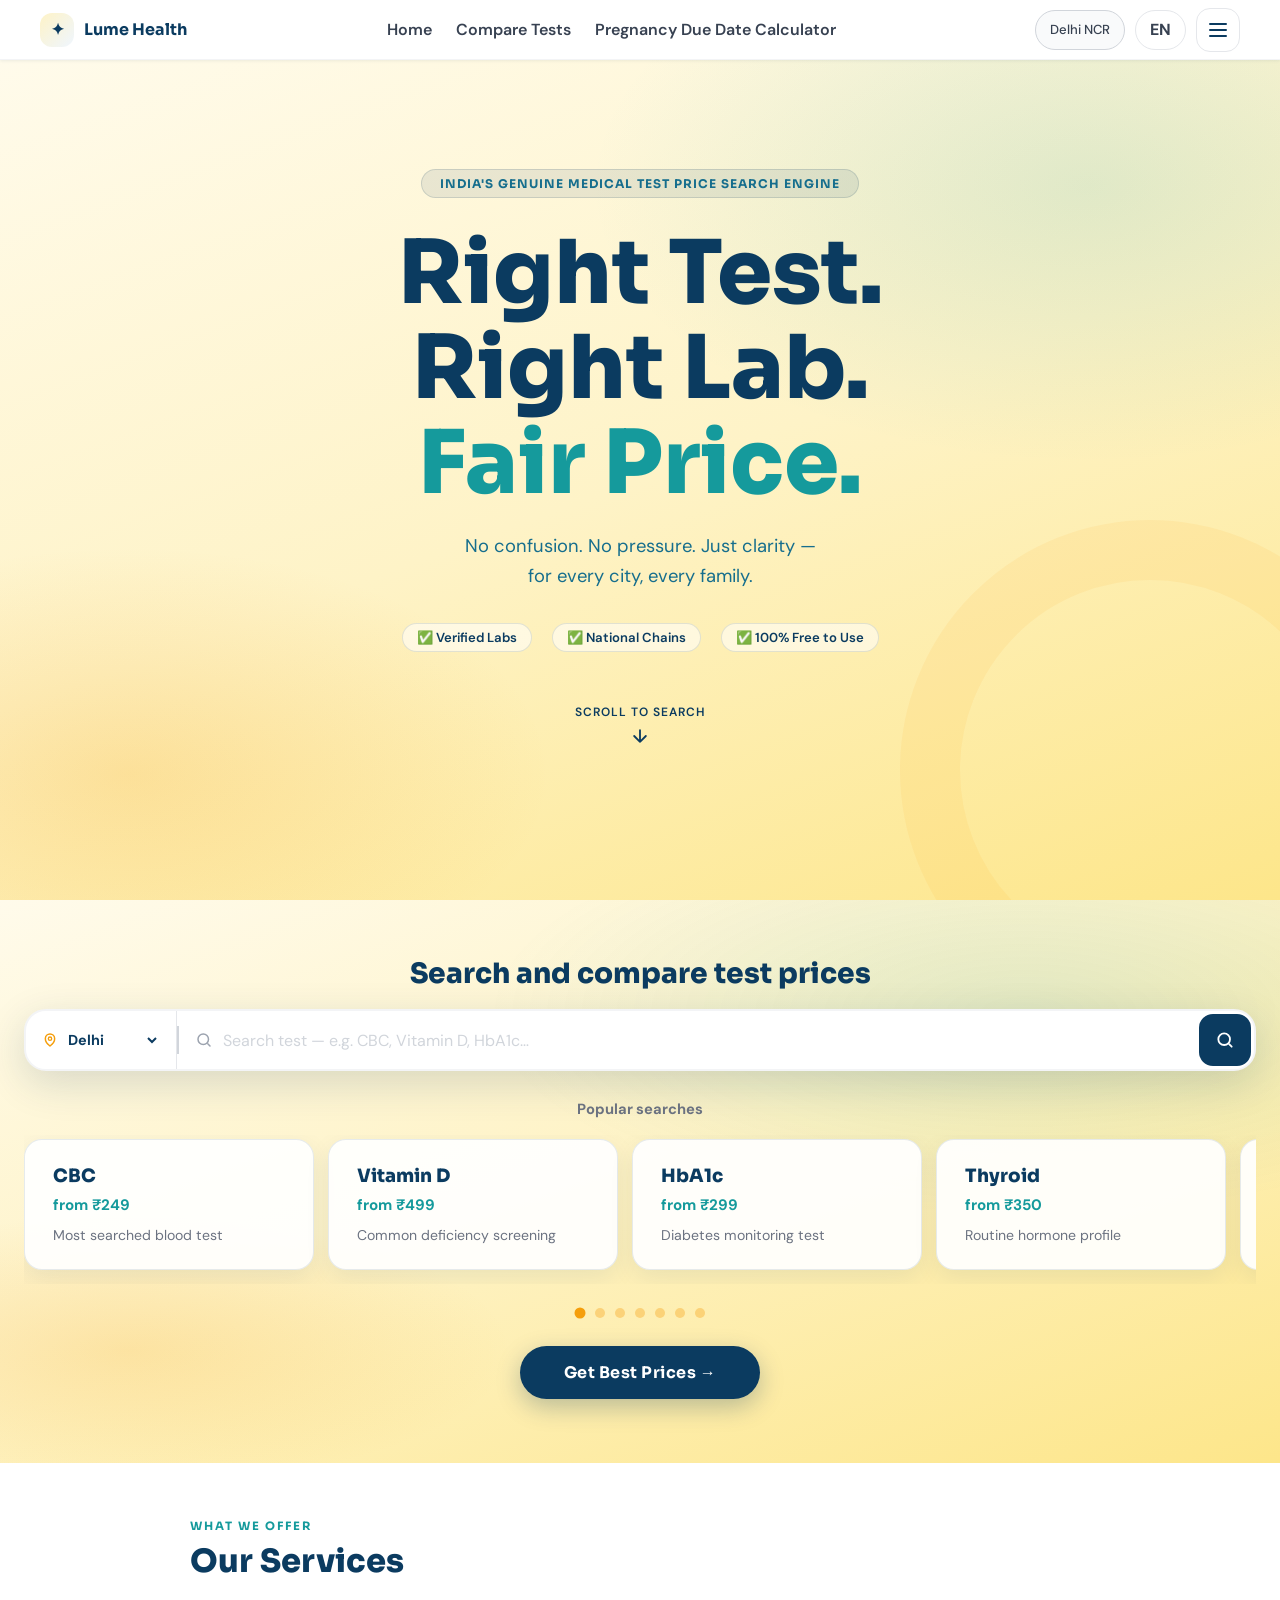
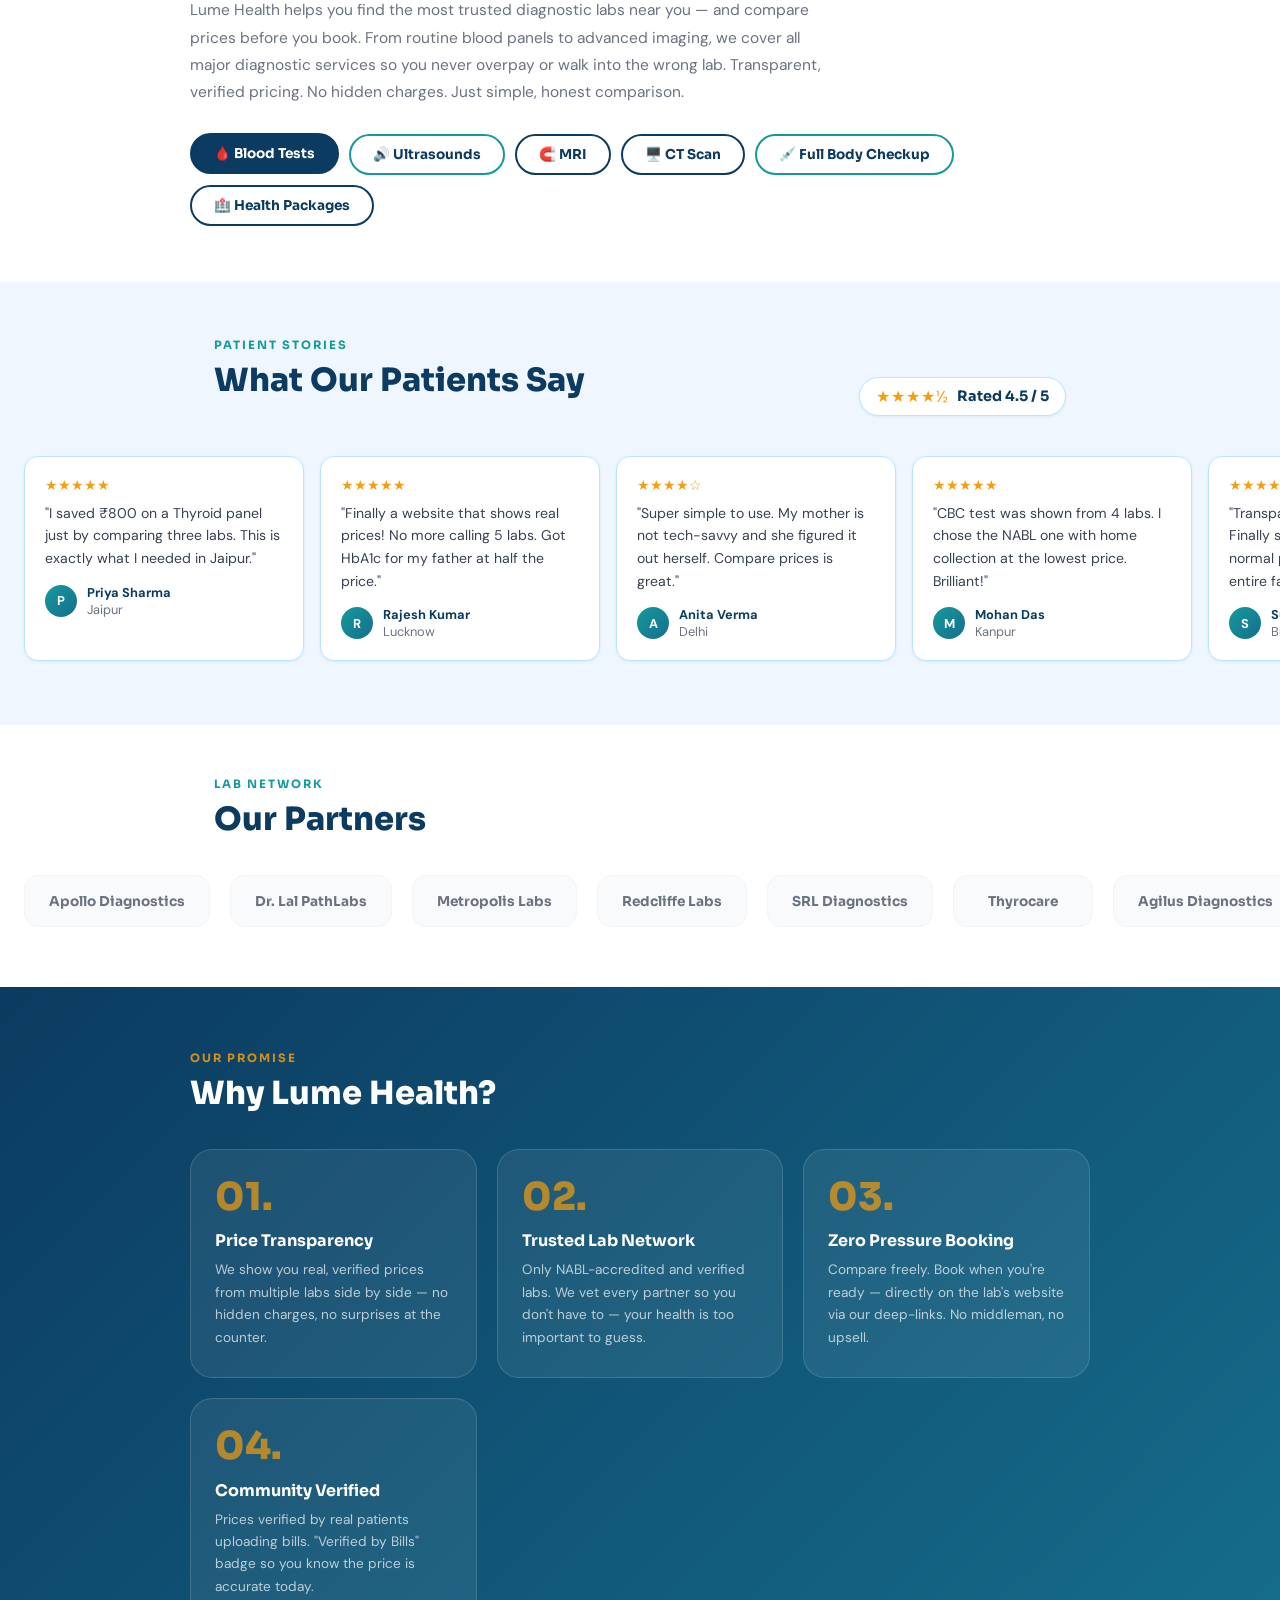
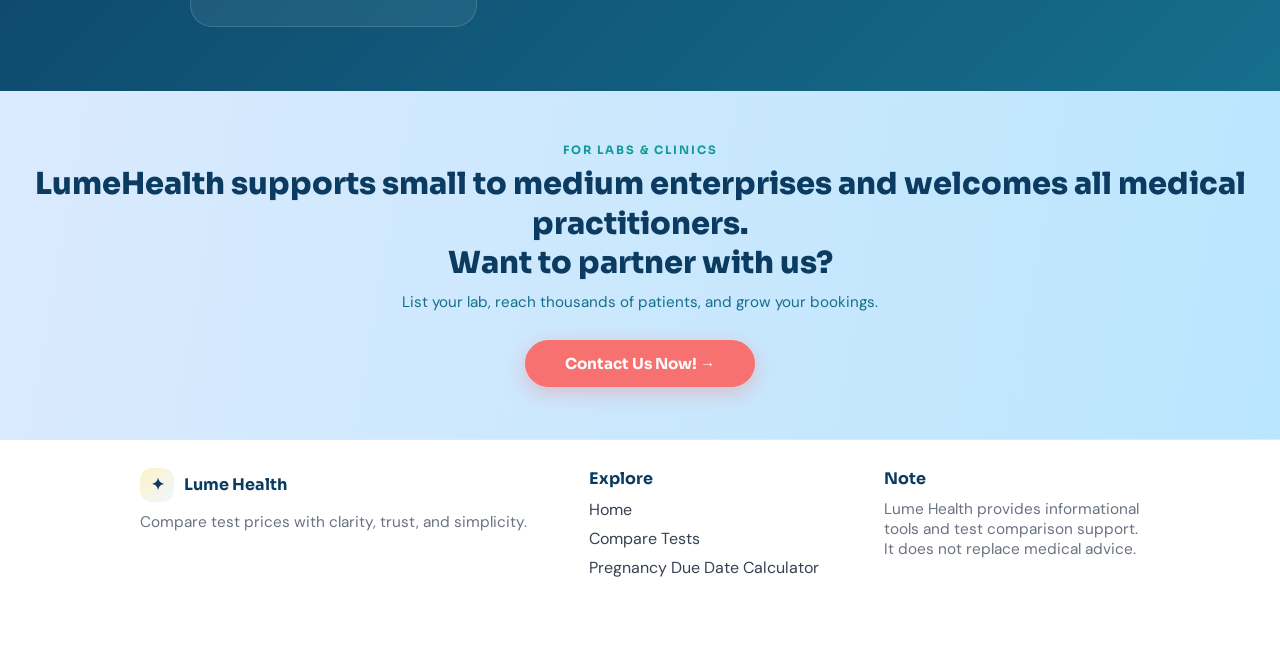
<file: index.html>
<!DOCTYPE html>
<html lang="en">
<head>
<meta charset="UTF-8"/>
<meta name="viewport" content="width=device-width,initial-scale=1"/>
<title>Lume Health – Right Test. Right Lab. Fair Price.</title>
<link rel="preconnect" href="https://fonts.googleapis.com"/>
<link rel="preconnect" href="https://fonts.gstatic.com" crossorigin/>
<link href="https://fonts.googleapis.com/css2?family=Sora:wght@400;500;600;700;800&family=DM+Sans:ital,wght@0,300;0,400;0,500;1,400&display=swap" rel="stylesheet"/>
<link rel="stylesheet" href="/assets/css/layout.css" />
<style>
:root{
  --navy:#0B3B60;
  --teal:#159A9C;
  --ocean:#166E8D;
  --gold:#F59E0B;
  --gold-lt:#FEF3C7;
  --gold-bg:#FFFBEB;
  --rose:#F87171;
  --sky:#BAE6FD;
  --sky-bg:#EFF6FF;
  --white:#FFFFFF;
  --gray50:#F9FAFB;
  --gray100:#F3F4F6;
  --gray200:#E5E7EB;
  --gray300:#D1D5DB;
  --gray500:#6B7280;
  --gray700:#374151;
  --gray900:#111827;

  --ff-head:"Sora",sans-serif;
  --ff-body:"DM Sans",sans-serif;

  --radius-sm:8px;
  --radius-md:14px;
  --radius-lg:22px;
  --radius-xl:32px;

  --shadow-sm:0 1px 3px rgba(11,59,96,.08);
  --shadow-md:0 4px 16px rgba(11,59,96,.12);
  --shadow-lg:0 12px 40px rgba(11,59,96,.16);
}

*,*::before,*::after{box-sizing:border-box;margin:0;padding:0}
html{scroll-behavior:smooth}
body{
  font-family:var(--ff-body);
  color:var(--gray900);
  background:var(--white);
  overflow-x:hidden;
  padding-top:60px;
}
a{text-decoration:none;color:inherit}
button{cursor:pointer;font-family:var(--ff-body)}
img{max-width:100%;display:block}

.splash{
  min-height:calc(100vh - 60px);
  background:linear-gradient(160deg,#FFFBEB 0%,#FEF3C7 50%,#FDE68A 100%);
  display:flex;
  flex-direction:column;
  position:relative;
  overflow:hidden;
}
.splash::before{
  content:"";
  position:absolute;
  inset:0;
  background:
    radial-gradient(ellipse 65% 55% at 85% 15%,rgba(21,154,156,.13) 0%,transparent 60%),
    radial-gradient(ellipse 55% 45% at 10% 85%,rgba(245,158,11,.20) 0%,transparent 60%);
  pointer-events:none;
}
.splash::after{
  content:"";
  position:absolute;
  width:500px;
  height:500px;
  border-radius:50%;
  border:60px solid rgba(245,158,11,.08);
  right:-120px;
  bottom:-120px;
  pointer-events:none;
}
.splash-body{
  flex:1;
  display:flex;
  flex-direction:column;
  align-items:center;
  justify-content:center;
  text-align:center;
  padding:40px 24px 80px;
  position:relative;
  z-index:5;
}
.splash-badge{
  display:inline-block;
  background:rgba(11,59,96,.09);
  border:1.5px solid rgba(11,59,96,.14);
  border-radius:999px;
  padding:6px 18px;
  font-family:var(--ff-head);
  font-size:.75rem;
  font-weight:700;
  letter-spacing:1px;
  text-transform:uppercase;
  color:var(--ocean);
  margin-bottom:28px;
}
.splash-headline{
  font-family:var(--ff-head);
  font-size:clamp(2.6rem,8vw,5.5rem);
  font-weight:800;
  line-height:1.08;
  color:var(--navy);
  margin-bottom:20px;
  animation:fadeUp .8s ease both;
}
.splash-headline em{
  color:var(--teal);
  font-style:normal;
  animation:fadeUp .8s .15s ease both;
}
.splash-sub{
  font-size:clamp(.95rem,2vw,1.15rem);
  color:var(--ocean);
  line-height:1.65;
  margin-bottom:32px;
  animation:fadeUp .8s .25s ease both;
}
.splash-trust{
  display:flex;
  flex-wrap:wrap;
  justify-content:center;
  gap:10px 20px;
  margin-bottom:52px;
  animation:fadeUp .8s .35s ease both;
}
.splash-trust span{
  font-size:.82rem;
  font-weight:600;
  color:var(--navy);
  background:rgba(255,255,255,.55);
  border:1.5px solid rgba(11,59,96,.12);
  border-radius:999px;
  padding:5px 14px;
}
.scroll-hint{
  display:flex;
  flex-direction:column;
  align-items:center;
  gap:6px;
  animation:fadeUp .8s .5s ease both;
  cursor:pointer;
  color:var(--navy);
  opacity:.65;
  transition:opacity .2s;
}
.scroll-hint:hover{opacity:1}
.scroll-text{
  font-size:.75rem;
  font-weight:600;
  letter-spacing:1px;
  text-transform:uppercase;
}
.scroll-arrow{animation:arrowBounce 1.5s ease-in-out infinite}

@keyframes fadeUp{
  from{opacity:0;transform:translateY(22px)}
  to{opacity:1;transform:translateY(0)}
}
@keyframes arrowBounce{
  0%,100%{transform:translateY(0)}
  50%{transform:translateY(6px)}
}

/* Header/footer styles stay here because shared partials will reuse the same markup/classes */
.topbar{
  position:fixed;
  top:0;
  left:0;
  right:0;
  z-index:100;
  background:var(--white);
  border-bottom:1.5px solid var(--gray100);
  padding:0 24px;
  height:60px;
  display:flex;
  align-items:center;
  justify-content:space-between;
  box-shadow:var(--shadow-sm);
}

.logo{
  display:flex;
  align-items:center;
  gap:10px;
  text-decoration:none;
}
.logo-icon{
  width:36px;
  height:36px;
  border-radius:10px;
  background:linear-gradient(135deg,var(--teal),var(--navy));
  display:grid;
  place-items:center;
  color:#fff;
  font-size:18px;
  font-weight:800;
  font-family:var(--ff-head);
}
.logo-text{
  font-family:var(--ff-head);
  font-size:1.2rem;
  font-weight:800;
  color:var(--navy);
}
.logo-text span{color:var(--teal)}

.topbar-right{
  display:flex;
  align-items:center;
  gap:10px;
}
.city-pill{
  display:flex;
  align-items:center;
  gap:6px;
  background:var(--gray50);
  border:1.5px solid var(--gray300);
  border-radius:999px;
  padding:6px 14px;
  font-size:.82rem;
  font-weight:500;
  color:var(--gray700);
  cursor:pointer;
  transition:border-color .2s;
}
.city-pill:hover{border-color:var(--teal)}
.city-pill select{
  border:none;
  background:transparent;
  font-size:.82rem;
  font-family:var(--ff-body);
  font-weight:600;
  color:var(--navy);
  cursor:pointer;
  outline:none;
}
.pin-svg{
  color:var(--gold);
  display:grid;
  place-items:center;
}
.hamburger-nav{
  width:38px;
  height:38px;
  border-radius:10px;
  border:1.5px solid var(--gray300);
  background:var(--white);
  display:grid;
  place-items:center;
  cursor:pointer;
  transition:background .2s,border-color .2s;
}
.hamburger-nav:hover{
  background:var(--navy);
  border-color:var(--navy);
}
.hamburger-nav:hover .ham-line{background:var(--white)}

.ham-lines{
  display:flex;
  flex-direction:column;
  gap:4px;
}
.ham-line{
  width:18px;
  height:2px;
  border-radius:2px;
  background:var(--navy);
  transition:background .2s;
}

.lang-switcher{
  position:relative;
  display:flex;
  align-items:center;
}
.lang-btn{
  display:flex;
  align-items:center;
  gap:5px;
  background:var(--gray50);
  border:1.5px solid var(--gray300);
  border-radius:999px;
  padding:6px 12px;
  font-size:.82rem;
  font-weight:600;
  color:var(--navy);
  cursor:pointer;
  transition:border-color .2s,background .2s;
  white-space:nowrap;
}
.lang-btn:hover{
  border-color:var(--teal);
  background:var(--white);
}
.lang-globe{font-size:.95rem}
.lang-dropdown{
  position:absolute;
  top:calc(100% + 8px);
  right:0;
  background:var(--white);
  border:1.5px solid var(--gray100);
  border-radius:var(--radius-md);
  box-shadow:var(--shadow-lg);
  min-width:160px;
  overflow:hidden;
  opacity:0;
  pointer-events:none;
  transform:translateY(-6px);
  transition:opacity .2s,transform .2s;
  z-index:300;
}
.lang-dropdown.open{
  opacity:1;
  pointer-events:all;
  transform:translateY(0);
}
.lang-option{
  display:flex;
  align-items:center;
  gap:10px;
  padding:10px 14px;
  font-size:.88rem;
  font-weight:500;
  color:var(--gray700);
  cursor:pointer;
  transition:background .15s,color .15s;
}
.lang-option:hover{
  background:var(--gold-lt);
  color:var(--navy);
}
.lang-option.active{
  background:var(--navy);
  color:#fff;
  font-weight:700;
}
.lang-flag{font-size:1.1rem}

.drawer-overlay{
  position:fixed;
  inset:0;
  background:rgba(11,59,96,.35);
  z-index:200;
  opacity:0;
  pointer-events:none;
  transition:opacity .3s;
}
.drawer-overlay.open{
  opacity:1;
  pointer-events:all;
}
.drawer{
  position:fixed;
  top:0;
  right:0;
  bottom:0;
  width:280px;
  background:var(--white);
  z-index:201;
  padding:24px 20px;
  transform:translateX(100%);
  transition:transform .35s cubic-bezier(.4,0,.2,1);
  box-shadow:var(--shadow-lg);
  display:flex;
  flex-direction:column;
  gap:8px;
}
.drawer.open{transform:translateX(0)}
.drawer-close{
  align-self:flex-end;
  width:32px;
  height:32px;
  border-radius:8px;
  border:1.5px solid var(--gray300);
  background:transparent;
  font-size:1.1rem;
  color:var(--gray700);
  display:grid;
  place-items:center;
  margin-bottom:12px;
}
.drawer-close:hover{
  background:var(--rose);
  color:#fff;
  border-color:var(--rose);
}
.drawer a{
  padding:10px 14px;
  border-radius:10px;
  font-size:.95rem;
  font-weight:500;
  color:var(--gray700);
  transition:background .2s,color .2s;
}
.drawer a:hover{
  background:var(--gold-lt);
  color:var(--navy);
}
.drawer-divider{
  height:1px;
  background:var(--gray100);
  margin:8px 0;
}

.hero{
  background:linear-gradient(160deg,#FFFBEB 0%,#FEF3C7 45%,#FDE68A 100%);
  padding:56px 24px 64px;
  position:relative;
  overflow:hidden;
}
.hero::before{
  content:"";
  position:absolute;
  inset:0;
  background:
    radial-gradient(ellipse 70% 60% at 80% 20%,rgba(21,154,156,.12) 0%,transparent 60%),
    radial-gradient(ellipse 50% 40% at 10% 80%,rgba(245,158,11,.18) 0%,transparent 60%);
  pointer-events:none;
}
.hero-inner{
  max-width:1240px;
  margin:0 auto;
  position:relative;
}
.search-header{
  font-family:var(--ff-head);
  text-align:center;
  font-size:clamp(1.25rem,3vw,1.75rem);
  font-weight:800;
  color:var(--navy);
  margin:0 0 18px;
}
.search-bar{
  background:var(--white);
  border-radius:var(--radius-lg);
  border:2px solid var(--gray100);
  box-shadow:var(--shadow-lg);
  display:flex;
  align-items:center;
  overflow:hidden;
  margin-bottom:28px;
}
.city-chip{
  display:flex;
  align-items:center;
  gap:6px;
  padding:0 16px;
  border-right:1.5px solid var(--gray200);
  height:58px;
  min-width:120px;
  flex-shrink:0;
}
.city-chip select{
  border:none;
  background:transparent;
  font-family:var(--ff-body);
  font-size:.9rem;
  font-weight:700;
  color:var(--navy);
  cursor:pointer;
  outline:none;
}
.divider-dot{
  width:1.5px;
  height:28px;
  background:var(--gray300);
  flex-shrink:0;
}
.search-input-wrap{
  flex:1;
  display:flex;
  align-items:center;
  padding:0 16px;
  gap:10px;
}
.search-input-wrap input{
  flex:1;
  border:none;
  outline:none;
  font-family:var(--ff-body);
  font-size:1rem;
  color:var(--gray700);
  background:transparent;
}
.search-input-wrap input::placeholder{color:var(--gray300)}
.search-btn{
  width:52px;
  height:52px;
  border-radius:14px;
  background:var(--navy);
  border:none;
  display:grid;
  place-items:center;
  margin:3px;
  color:var(--white);
  transition:background .2s,transform .15s;
  flex-shrink:0;
}
.search-btn:hover{
  background:var(--teal);
  transform:scale(1.04);
}

.quick-rail-wrap{
  margin:0 auto 8px;
  max-width:1240px;
}
.quick-rail-label{
  text-align:center;
  font-size:.92rem;
  font-weight:700;
  color:var(--gray500);
  margin-bottom:16px;
}
.quick-rail{
  display:flex;
  gap:14px;
  overflow-x:auto;
  overflow-y:hidden;
  padding:4px 4px 14px;
  scroll-behavior:smooth;
  -webkit-overflow-scrolling:touch;
  scrollbar-width:none;
  scroll-snap-type:x proximity;
}
.quick-rail::-webkit-scrollbar{display:none}
.quick-card{
  flex:0 0 auto;
  min-width:290px;
  background:rgba(255,255,255,.92);
  border:1.5px solid rgba(11,59,96,.10);
  border-radius:18px;
  padding:24px 28px;
  box-shadow:0 8px 24px rgba(11,59,96,.08);
  text-align:left;
  transition:transform .18s ease,border-color .18s ease,box-shadow .18s ease;
  scroll-snap-align:start;
}
.quick-card:hover{
  transform:translateY(-2px);
  border-color:rgba(21,154,156,.45);
  box-shadow:0 12px 28px rgba(11,59,96,.12);
}
.quick-title{
  display:block;
  font-family:var(--ff-head);
  font-size:1.15rem;
  font-weight:800;
  color:var(--navy);
  margin-bottom:8px;
  white-space:nowrap;
}
.quick-price{
  display:block;
  font-size:.95rem;
  font-weight:700;
  color:var(--teal);
  margin-bottom:10px;
}
.quick-sub{
  display:block;
  font-size:.88rem;
  color:var(--gray500);
  line-height:1.45;
}

.dot-divider{
  display:flex;
  align-items:center;
  justify-content:center;
  gap:10px;
  margin:24px auto 28px;
}
.dot-divider span{
  width:10px;
  height:10px;
  border-radius:50%;
  background:var(--gold);
  opacity:.35;
}
.dot-divider span.active{
  opacity:1;
  transform:scale(1.1);
}

.cta-wrap{display:flex;justify-content:center}
.cta-btn{
  background:var(--navy);
  color:var(--white);
  font-family:var(--ff-head);
  font-size:1rem;
  font-weight:700;
  padding:16px 44px;
  border-radius:var(--radius-xl);
  border:none;
  letter-spacing:.5px;
  box-shadow:0 8px 24px rgba(11,59,96,.28);
  transition:background .2s,transform .15s,box-shadow .2s;
}
.cta-btn:hover{
  background:var(--teal);
  transform:translateY(-2px);
  box-shadow:0 12px 32px rgba(21,154,156,.35);
}

.services{
  padding:56px 24px;
  background:var(--white);
}
.services-inner{
  max-width:900px;
  margin:0 auto;
}
.section-label{
  font-family:var(--ff-head);
  font-size:.72rem;
  font-weight:700;
  letter-spacing:2px;
  text-transform:uppercase;
  color:var(--teal);
  margin-bottom:8px;
}
.section-title{
  font-family:var(--ff-head);
  font-size:clamp(1.4rem,3vw,2rem);
  font-weight:800;
  color:var(--navy);
  margin-bottom:16px;
}
.services-desc{
  font-size:.97rem;
  line-height:1.75;
  color:var(--gray500);
  max-width:640px;
  margin-bottom:28px;
}
.service-chips{
  display:flex;
  flex-wrap:wrap;
  gap:10px;
}
.chip{
  padding:10px 22px;
  border-radius:999px;
  border:2px solid var(--navy);
  font-family:var(--ff-head);
  font-size:.85rem;
  font-weight:700;
  color:var(--navy);
  background:transparent;
  transition:background .2s,color .2s,border-color .2s,transform .15s;
}
.chip:hover,.chip.active{
  background:var(--navy);
  color:var(--white);
  transform:translateY(-1px);
}
.chip.teal{border-color:var(--teal)}
.chip.teal:hover,.chip.teal.active{
  background:var(--teal);
  border-color:var(--teal);
  color:#fff;
}

.testimonials{
  background:var(--sky-bg);
  padding:56px 0;
  overflow:hidden;
}
.testimonials-header{
  padding:0 24px;
  max-width:900px;
  margin:0 auto 32px;
  display:flex;
  align-items:flex-end;
  justify-content:space-between;
  flex-wrap:wrap;
  gap:12px;
}
.rating-badge{
  display:flex;
  align-items:center;
  gap:8px;
  background:var(--white);
  border-radius:999px;
  padding:8px 16px;
  box-shadow:var(--shadow-sm);
  border:1.5px solid var(--sky);
}
.stars{
  color:var(--gold);
  font-size:1rem;
  letter-spacing:1px;
}
.rating-text{
  font-family:var(--ff-head);
  font-size:.9rem;
  font-weight:700;
  color:var(--navy);
}
.slide-track-wrap{
  position:relative;
  overflow:hidden;
}
.slide-track{
  display:flex;
  gap:16px;
  animation:slide-left 32s linear infinite;
  width:max-content;
  padding:8px 24px;
}
.slide-track:hover{animation-play-state:paused}
@keyframes slide-left{
  0%{transform:translateX(0)}
  100%{transform:translateX(-50%)}
}
.review-card{
  min-width:280px;
  max-width:280px;
  background:var(--white);
  border-radius:var(--radius-md);
  padding:20px;
  box-shadow:var(--shadow-sm);
  border:1.5px solid var(--sky);
  flex-shrink:0;
}
.review-stars{
  color:var(--gold);
  font-size:.85rem;
  margin-bottom:8px;
}
.review-text{
  font-size:.88rem;
  line-height:1.6;
  color:var(--gray700);
  margin-bottom:14px;
}
.reviewer{
  display:flex;
  align-items:center;
  gap:10px;
}
.avatar{
  width:32px;
  height:32px;
  border-radius:50%;
  background:linear-gradient(135deg,var(--teal),var(--ocean));
  display:grid;
  place-items:center;
  color:#fff;
  font-weight:700;
  font-size:.8rem;
  flex-shrink:0;
}
.reviewer-info{font-size:.8rem}
.reviewer-name{
  font-weight:700;
  color:var(--navy);
}
.reviewer-city{color:var(--gray500)}

.partners{
  padding:52px 0;
  background:var(--white);
  overflow:hidden;
}
.partners-header{
  padding:0 24px;
  max-width:900px;
  margin:0 auto 28px;
}
.partner-track-wrap{
  position:relative;
  overflow:hidden;
}
.partner-track{
  display:flex;
  gap:20px;
  align-items:center;
  animation:slide-left 22s linear infinite;
  width:max-content;
  padding:8px 24px;
}
.partner-track:hover{animation-play-state:paused}
.partner-logo{
  height:52px;
  min-width:140px;
  background:var(--gray50);
  border:1.5px solid var(--gray100);
  border-radius:var(--radius-md);
  display:grid;
  place-items:center;
  font-family:var(--ff-head);
  font-size:.85rem;
  font-weight:700;
  color:var(--gray500);
  flex-shrink:0;
  padding:0 24px;
  transition:border-color .2s,color .2s;
}
.partner-logo:hover{
  border-color:var(--teal);
  color:var(--teal);
}

.why-us{
  background:linear-gradient(135deg,var(--navy) 0%,var(--ocean) 100%);
  padding:64px 24px;
}
.why-us-inner{
  max-width:900px;
  margin:0 auto;
}
.why-us .section-label{
  color:var(--gold);
  opacity:.85;
}
.why-us .section-title{color:var(--white)}
.why-grid{
  display:grid;
  grid-template-columns:repeat(auto-fit,minmax(220px,1fr));
  gap:20px;
  margin-top:36px;
}
.why-card{
  background:rgba(255,255,255,.07);
  border:1.5px solid rgba(255,255,255,.14);
  border-radius:var(--radius-lg);
  padding:28px 24px;
  transition:background .2s,transform .2s;
}
.why-card:hover{
  background:rgba(255,255,255,.12);
  transform:translateY(-3px);
}
.why-num{
  font-family:var(--ff-head);
  font-size:2.4rem;
  font-weight:800;
  color:var(--gold);
  opacity:.7;
  line-height:1;
  margin-bottom:14px;
}
.why-card-title{
  font-family:var(--ff-head);
  font-size:1rem;
  font-weight:700;
  color:var(--white);
  margin-bottom:8px;
}
.why-card-desc{
  font-size:.85rem;
  line-height:1.65;
  color:rgba(255,255,255,.7);
}

.partner-cta{
  background:linear-gradient(100deg,#DBEAFE 0%,#BAE6FD 100%);
  padding:52px 24px;
  text-align:center;
}
.partner-cta-title{
  font-family:var(--ff-head);
  font-size:clamp(1.3rem,3vw,1.9rem);
  font-weight:800;
  color:var(--navy);
  line-height:1.3;
  margin-bottom:8px;
}
.partner-cta-sub{
  font-size:.95rem;
  color:var(--ocean);
  margin-bottom:28px;
}
.contact-btn{
  background:var(--rose);
  color:var(--white);
  font-family:var(--ff-head);
  font-size:.95rem;
  font-weight:700;
  padding:14px 40px;
  border-radius:var(--radius-xl);
  border:none;
  box-shadow:0 6px 20px rgba(248,113,113,.35);
  transition:transform .15s,box-shadow .2s,background .2s;
}
.contact-btn:hover{
  background:#EF4444;
  transform:translateY(-2px);
  box-shadow:0 10px 28px rgba(239,68,68,.4);
}

footer{
  background:var(--sky-bg);
  border-top:1.5px solid var(--sky);
  padding:48px 24px 24px;
}
.footer-grid{
  max-width:1000px;
  margin:0 auto;
  display:grid;
  grid-template-columns:1.6fr 1fr 1fr;
  gap:40px;
  margin-bottom:40px;
}
.footer-col-title{
  font-family:var(--ff-head);
  font-size:.75rem;
  font-weight:700;
  letter-spacing:2px;
  text-transform:uppercase;
  color:var(--ocean);
  margin-bottom:16px;
}
.footer-links{
  list-style:none;
  display:flex;
  flex-direction:column;
  gap:8px;
}
.footer-links a{
  font-size:.88rem;
  color:var(--gray500);
  display:flex;
  align-items:center;
  gap:6px;
  transition:color .2s;
}
.footer-links a:hover{color:var(--navy)}
.footer-links a::before{
  content:"";
  width:4px;
  height:4px;
  border-radius:50%;
  background:var(--teal);
  flex-shrink:0;
}
.contact-item{
  display:flex;
  align-items:flex-start;
  gap:10px;
  font-size:.88rem;
  color:var(--gray700);
  margin-bottom:12px;
}
.contact-item svg{
  flex-shrink:0;
  margin-top:1px;
}
.social-row{
  display:flex;
  gap:8px;
  margin-top:8px;
}
.social-btn{
  width:34px;
  height:34px;
  border-radius:9px;
  background:var(--white);
  border:1.5px solid var(--gray200);
  display:grid;
  place-items:center;
  color:var(--gray500);
  font-size:.78rem;
  font-weight:700;
  font-family:var(--ff-head);
  transition:background .2s,color .2s,border-color .2s;
}
.social-btn:hover{
  background:var(--navy);
  color:#fff;
  border-color:var(--navy);
}
.footer-bottom{
  max-width:1000px;
  margin:0 auto;
  border-top:1.5px solid var(--sky);
  padding-top:20px;
  display:flex;
  align-items:center;
  justify-content:space-between;
  flex-wrap:wrap;
  gap:10px;
}
.footer-bottom p{
  font-size:.8rem;
  color:var(--gray500);
}

@media(max-width:900px){
  .quick-card{
    min-width:240px;
    padding:20px 22px;
  }
}

@media(max-width:680px){
  .footer-grid{
    grid-template-columns:1fr 1fr;
    gap:28px;
  }
  .footer-grid > *:last-child{grid-column:1/-1}
  .search-bar{
    flex-wrap:wrap;
    border-radius:var(--radius-md);
  }
  .city-chip{
    border-right:none;
    border-bottom:1.5px solid var(--gray100);
    width:100%;
    min-width:unset;
  }
  .divider-dot{display:none}
  .why-grid{grid-template-columns:1fr}
  .quick-rail-label{
    text-align:left;
    padding-left:4px;
  }
  .quick-card{
    min-width:210px;
    padding:18px 18px;
  }
  .quick-title{
    font-size:1rem;
  }
}
</style>
</head>
<body>

<div id="site-header"></div>

<main>
  <section class="splash">
    <div class="splash-body">
      <div class="splash-badge">India's Genuine Medical Test Price Search Engine</div>
      <h1 class="splash-headline">Right Test.<br>Right Lab.<br><em>Fair Price.</em></h1>
      <p class="splash-sub">No confusion. No pressure. Just clarity —<br>for every city, every family.</p>

      <div class="splash-trust">
        <span>✅ Verified Labs</span>
        <span>✅ National Chains</span>
        <span>✅ 100% Free to Use</span>
      </div>

      <div class="scroll-hint" id="scrollHint">
        <span class="scroll-text">Scroll to search</span>
        <div class="scroll-arrow">
          <svg viewBox="0 0 24 24" width="20" height="20" fill="none">
            <path d="M12 5v14M5 12l7 7 7-7" stroke="currentColor" stroke-width="2.2" stroke-linecap="round" stroke-linejoin="round"/>
          </svg>
        </div>
      </div>
    </div>
  </section>

  <section class="hero" id="searchSection">
    <div class="hero-inner">
      <h2 class="search-header">Search and compare test prices</h2>

      <div class="search-bar" role="search">
        <div class="city-chip">
          <span class="pin-svg">
            <svg viewBox="0 0 24 24" width="16" height="16" fill="none">
              <path d="M12 21s7-5.2 7-11A7 7 0 1 0 5 10c0 5.8 7 11 7 11Z" stroke="currentColor" stroke-width="2.2"/>
              <circle cx="12" cy="10" r="2.5" stroke="currentColor" stroke-width="2"/>
            </svg>
          </span>
          <select id="cityHero" aria-label="Select city">
            <option value="Delhi" selected>Delhi</option>
            <option>Jaipur</option>
            <option>Mumbai</option>
            <option>Bengaluru</option>
            <option>Lucknow</option>
            <option>Hyderabad</option>
            <option>Pune</option>
            <option>Chennai</option>
          </select>
        </div>

        <div class="divider-dot"></div>

        <div class="search-input-wrap">
          <svg viewBox="0 0 24 24" width="18" height="18" fill="none" style="color:#9CA3AF;flex-shrink:0">
            <circle cx="11" cy="11" r="7" stroke="currentColor" stroke-width="2"/>
            <path d="m17 17 3 3" stroke="currentColor" stroke-width="2" stroke-linecap="round"/>
          </svg>
          <input type="text" id="searchInput" placeholder="Search test — e.g. CBC, Vitamin D, HbA1c…" autocomplete="off"/>
        </div>

        <button class="search-btn" aria-label="Search" onclick="doSearch()">
          <svg viewBox="0 0 24 24" width="20" height="20" fill="none">
            <circle cx="11" cy="11" r="7" stroke="white" stroke-width="2.2"/>
            <path d="m17 17 3 3" stroke="white" stroke-width="2.2" stroke-linecap="round"/>
          </svg>
        </button>
      </div>

      <div class="quick-rail-wrap">
        <div class="quick-rail-label">Popular searches</div>

        <div class="quick-rail" id="quickRail">
          <button class="quick-card" type="button" onclick="quickSearch('CBC')">
            <span class="quick-title">CBC</span>
            <span class="quick-price">from ₹249</span>
            <span class="quick-sub">Most searched blood test</span>
          </button>

          <button class="quick-card" type="button" onclick="quickSearch('Vitamin D')">
            <span class="quick-title">Vitamin D</span>
            <span class="quick-price">from ₹499</span>
            <span class="quick-sub">Common deficiency screening</span>
          </button>

          <button class="quick-card" type="button" onclick="quickSearch('HbA1c')">
            <span class="quick-title">HbA1c</span>
            <span class="quick-price">from ₹299</span>
            <span class="quick-sub">Diabetes monitoring test</span>
          </button>

          <button class="quick-card" type="button" onclick="quickSearch('Thyroid')">
            <span class="quick-title">Thyroid</span>
            <span class="quick-price">from ₹350</span>
            <span class="quick-sub">Routine hormone profile</span>
          </button>

          <button class="quick-card" type="button" onclick="quickSearch('Lipid Profile')">
            <span class="quick-title">Lipid Profile</span>
            <span class="quick-price">from ₹450</span>
            <span class="quick-sub">Cholesterol screening</span>
          </button>

          <button class="quick-card" type="button" onclick="quickSearch('LFT')">
            <span class="quick-title">LFT</span>
            <span class="quick-price">from ₹399</span>
            <span class="quick-sub">Liver function test</span>
          </button>

          <button class="quick-card" type="button" onclick="quickSearch('KFT')">
            <span class="quick-title">KFT</span>
            <span class="quick-price">from ₹420</span>
            <span class="quick-sub">Kidney function test</span>
          </button>

          <button class="quick-card" type="button" onclick="quickSearch('Vitamin B12')">
            <span class="quick-title">Vitamin B12</span>
            <span class="quick-price">from ₹550</span>
            <span class="quick-sub">Energy and nerve health</span>
          </button>

          <button class="quick-card" type="button" onclick="quickSearch('CRP')">
            <span class="quick-title">CRP</span>
            <span class="quick-price">from ₹280</span>
            <span class="quick-sub">Inflammation marker</span>
          </button>

          <button class="quick-card" type="button" onclick="quickSearch('Uric Acid')">
            <span class="quick-title">Uric Acid</span>
            <span class="quick-price">from ₹199</span>
            <span class="quick-sub">Joint pain screening</span>
          </button>
        </div>
      </div>

      <div class="dot-divider" id="quickDots" aria-hidden="true">
        <span class="active"></span>
        <span></span>
        <span></span>
        <span></span>
        <span></span>
        <span></span>
        <span></span>
      </div>

      <div class="cta-wrap">
        <button class="cta-btn" onclick="doSearch()">Get Best Prices →</button>
      </div>
    </div>
  </section>

  <section class="services">
    <div class="services-inner">
      <p class="section-label">What We Offer</p>
      <h2 class="section-title">Our Services</h2>
      <p class="services-desc">
        Lume Health helps you find the most trusted diagnostic labs near you — and compare prices before you book.
        From routine blood panels to advanced imaging, we cover all major diagnostic services so you never overpay
        or walk into the wrong lab. Transparent, verified pricing. No hidden charges. Just simple, honest comparison.
      </p>

      <div class="service-chips">
        <button class="chip active">🩸 Blood Tests</button>
        <button class="chip teal">🔊 Ultrasounds</button>
        <button class="chip">🧲 MRI</button>
        <button class="chip">🖥️ CT Scan</button>
        <button class="chip teal">💉 Full Body Checkup</button>
        <button class="chip">🏥 Health Packages</button>
      </div>
    </div>
  </section>

  <section class="testimonials">
    <div class="testimonials-header">
      <div>
        <p class="section-label">Patient Stories</p>
        <h2 class="section-title">What Our Patients Say</h2>
      </div>
      <div class="rating-badge">
        <span class="stars">★★★★½</span>
        <span class="rating-text">Rated 4.5 / 5</span>
      </div>
    </div>

    <div class="slide-track-wrap">
      <div class="slide-track" id="reviewTrack">
        <div class="review-card"><div class="review-stars">★★★★★</div><p class="review-text">"I saved ₹800 on a Thyroid panel just by comparing three labs. This is exactly what I needed in Jaipur."</p><div class="reviewer"><div class="avatar">P</div><div class="reviewer-info"><div class="reviewer-name">Priya Sharma</div><div class="reviewer-city">Jaipur</div></div></div></div>
        <div class="review-card"><div class="review-stars">★★★★★</div><p class="review-text">"Finally a website that shows real prices! No more calling 5 labs. Got HbA1c for my father at half the price."</p><div class="reviewer"><div class="avatar">R</div><div class="reviewer-info"><div class="reviewer-name">Rajesh Kumar</div><div class="reviewer-city">Lucknow</div></div></div></div>
        <div class="review-card"><div class="review-stars">★★★★☆</div><p class="review-text">"Super simple to use. My mother is not tech-savvy and she figured it out herself. Compare prices is great."</p><div class="reviewer"><div class="avatar">A</div><div class="reviewer-info"><div class="reviewer-name">Anita Verma</div><div class="reviewer-city">Delhi</div></div></div></div>
        <div class="review-card"><div class="review-stars">★★★★★</div><p class="review-text">"CBC test was shown from 4 labs. I chose the NABL one with home collection at the lowest price. Brilliant!"</p><div class="reviewer"><div class="avatar">M</div><div class="reviewer-info"><div class="reviewer-name">Mohan Das</div><div class="reviewer-city">Kanpur</div></div></div></div>
        <div class="review-card"><div class="review-stars">★★★★★</div><p class="review-text">"Transparent and trustworthy. Finally someone doing good for normal people. Shared with my entire family."</p><div class="reviewer"><div class="avatar">S</div><div class="reviewer-info"><div class="reviewer-name">Sunita Agrawal</div><div class="reviewer-city">Bhopal</div></div></div></div>
        <div class="review-card"><div class="review-stars">★★★★☆</div><p class="review-text">"Compared Vitamin D test across Apollo, Lal, Redcliffe — saved ₹350. Will recommend to all my colleagues."</p><div class="reviewer"><div class="avatar">V</div><div class="reviewer-info"><div class="reviewer-name">Vivek Mishra</div><div class="reviewer-city">Varanasi</div></div></div></div>

        <div class="review-card"><div class="review-stars">★★★★★</div><p class="review-text">"I saved ₹800 on a Thyroid panel just by comparing three labs. This is exactly what I needed in Jaipur."</p><div class="reviewer"><div class="avatar">P</div><div class="reviewer-info"><div class="reviewer-name">Priya Sharma</div><div class="reviewer-city">Jaipur</div></div></div></div>
        <div class="review-card"><div class="review-stars">★★★★★</div><p class="review-text">"Finally a website that shows real prices! No more calling 5 labs. Got HbA1c for my father at half the price."</p><div class="reviewer"><div class="avatar">R</div><div class="reviewer-info"><div class="reviewer-name">Rajesh Kumar</div><div class="reviewer-city">Lucknow</div></div></div></div>
        <div class="review-card"><div class="review-stars">★★★★☆</div><p class="review-text">"Super simple to use. My mother is not tech-savvy and she figured it out herself. Compare prices is great."</p><div class="reviewer"><div class="avatar">A</div><div class="reviewer-info"><div class="reviewer-name">Anita Verma</div><div class="reviewer-city">Delhi</div></div></div></div>
        <div class="review-card"><div class="review-stars">★★★★★</div><p class="review-text">"CBC test was shown from 4 labs. I chose the NABL one with home collection at the lowest price. Brilliant!"</p><div class="reviewer"><div class="avatar">M</div><div class="reviewer-info"><div class="reviewer-name">Mohan Das</div><div class="reviewer-city">Kanpur</div></div></div></div>
        <div class="review-card"><div class="review-stars">★★★★★</div><p class="review-text">"Transparent and trustworthy. Finally someone doing good for normal people. Shared with my entire family."</p><div class="reviewer"><div class="avatar">S</div><div class="reviewer-info"><div class="reviewer-name">Sunita Agrawal</div><div class="reviewer-city">Bhopal</div></div></div></div>
        <div class="review-card"><div class="review-stars">★★★★☆</div><p class="review-text">"Compared Vitamin D test across Apollo, Lal, Redcliffe — saved ₹350. Will recommend to all my colleagues."</p><div class="reviewer"><div class="avatar">V</div><div class="reviewer-info"><div class="reviewer-name">Vivek Mishra</div><div class="reviewer-city">Varanasi</div></div></div></div>
      </div>
    </div>
  </section>

  <section class="partners">
    <div class="partners-header">
      <p class="section-label">Lab Network</p>
      <h2 class="section-title">Our Partners</h2>
    </div>

    <div class="partner-track-wrap">
      <div class="partner-track">
        <div class="partner-logo">Apollo Diagnostics</div>
        <div class="partner-logo">Dr. Lal PathLabs</div>
        <div class="partner-logo">Metropolis Labs</div>
        <div class="partner-logo">Redcliffe Labs</div>
        <div class="partner-logo">SRL Diagnostics</div>
        <div class="partner-logo">Thyrocare</div>
        <div class="partner-logo">Agilus Diagnostics</div>
        <div class="partner-logo">Pathkind Labs</div>

        <div class="partner-logo">Apollo Diagnostics</div>
        <div class="partner-logo">Dr. Lal PathLabs</div>
        <div class="partner-logo">Metropolis Labs</div>
        <div class="partner-logo">Redcliffe Labs</div>
        <div class="partner-logo">SRL Diagnostics</div>
        <div class="partner-logo">Thyrocare</div>
        <div class="partner-logo">Agilus Diagnostics</div>
        <div class="partner-logo">Pathkind Labs</div>
      </div>
    </div>
  </section>

  <section class="why-us">
    <div class="why-us-inner">
      <p class="section-label">Our Promise</p>
      <h2 class="section-title" style="color:#fff">Why Lume Health?</h2>

      <div class="why-grid">
        <div class="why-card">
          <div class="why-num">01.</div>
          <div class="why-card-title">Price Transparency</div>
          <p class="why-card-desc">We show you real, verified prices from multiple labs side by side — no hidden charges, no surprises at the counter.</p>
        </div>

        <div class="why-card">
          <div class="why-num">02.</div>
          <div class="why-card-title">Trusted Lab Network</div>
          <p class="why-card-desc">Only NABL-accredited and verified labs. We vet every partner so you don't have to — your health is too important to guess.</p>
        </div>

        <div class="why-card">
          <div class="why-num">03.</div>
          <div class="why-card-title">Zero Pressure Booking</div>
          <p class="why-card-desc">Compare freely. Book when you're ready — directly on the lab's website via our deep-links. No middleman, no upsell.</p>
        </div>

        <div class="why-card">
          <div class="why-num">04.</div>
          <div class="why-card-title">Community Verified</div>
          <p class="why-card-desc">Prices verified by real patients uploading bills. "Verified by Bills" badge so you know the price is accurate today.</p>
        </div>
      </div>
    </div>
  </section>

  <section class="partner-cta">
    <p class="section-label" style="justify-content:center;display:block;text-align:center">For Labs & Clinics</p>
    <h2 class="partner-cta-title">LumeHealth supports small to medium enterprises and welcomes all medical practitioners.<br>Want to partner with us?</h2>
    <p class="partner-cta-sub">List your lab, reach thousands of patients, and grow your bookings.</p>
    <button class="contact-btn" onclick="window.location.href='mailto:partner@lumehealth.in'">Contact Us Now! →</button>
  </section>
</main>

<div id="site-footer"></div>

<script src="/assets/js/layout.js"></script>

<script>
  document.getElementById('scrollHint').addEventListener('click', () => {
    document.getElementById('searchSection').scrollIntoView({ behavior:'smooth' });
  });

  function fillSearch(val){
    document.getElementById('searchInput').value = val;
  }

  function quickSearch(val){
    document.getElementById('searchInput').value = val;
    doSearch();
  }

  function doSearch(){
    const city = document.getElementById('cityHero').value || 'Delhi';
    const q = document.getElementById('searchInput').value.trim();
    const params = new URLSearchParams();
    params.set('city', city);
    if(q) params.set('q', q);
    window.location.href = './results.html?' + params.toString();
  }

  document.getElementById('searchInput').addEventListener('keydown', (e) => {
    if(e.key === 'Enter') doSearch();
  });

  const quickRail = document.getElementById('quickRail');
  const quickDotsWrap = document.getElementById('quickDots');
  const quickDots = quickDotsWrap ? Array.from(quickDotsWrap.querySelectorAll('span')) : [];

  if (quickRail) {
    let autoScrollInterval = null;
    const scrollStep = 304;
    const intervalDelay = 2200;

    function updateQuickDots() {
      if (!quickDots.length) return;
      const maxScroll = Math.max(quickRail.scrollWidth - quickRail.clientWidth, 1);
      const progress = quickRail.scrollLeft / maxScroll;
      const activeIndex = Math.min(
        quickDots.length - 1,
        Math.round(progress * (quickDots.length - 1))
      );

      quickDots.forEach((dot, index) => {
        dot.classList.toggle('active', index === activeIndex);
      });
    }

    function startAutoScroll() {
      stopAutoScroll();
      autoScrollInterval = setInterval(() => {
        const maxScrollLeft = quickRail.scrollWidth - quickRail.clientWidth;

        if (maxScrollLeft <= 0) return;

        if (quickRail.scrollLeft >= maxScrollLeft - 8) {
          quickRail.scrollTo({ left: 0, behavior: 'smooth' });
        } else {
          quickRail.scrollBy({ left: scrollStep, behavior: 'smooth' });
        }

        setTimeout(updateQuickDots, 350);
      }, intervalDelay);
    }

    function stopAutoScroll() {
      if (autoScrollInterval) {
        clearInterval(autoScrollInterval);
        autoScrollInterval = null;
      }
    }

    updateQuickDots();
    startAutoScroll();

    quickRail.addEventListener('scroll', updateQuickDots, { passive: true });
    quickRail.addEventListener('mouseenter', stopAutoScroll);
    quickRail.addEventListener('mouseleave', startAutoScroll);
    quickRail.addEventListener('touchstart', stopAutoScroll, { passive: true });
    quickRail.addEventListener('touchend', startAutoScroll, { passive: true });

    window.addEventListener('resize', updateQuickDots);
  }
</script>
</body>
</html>
</file>
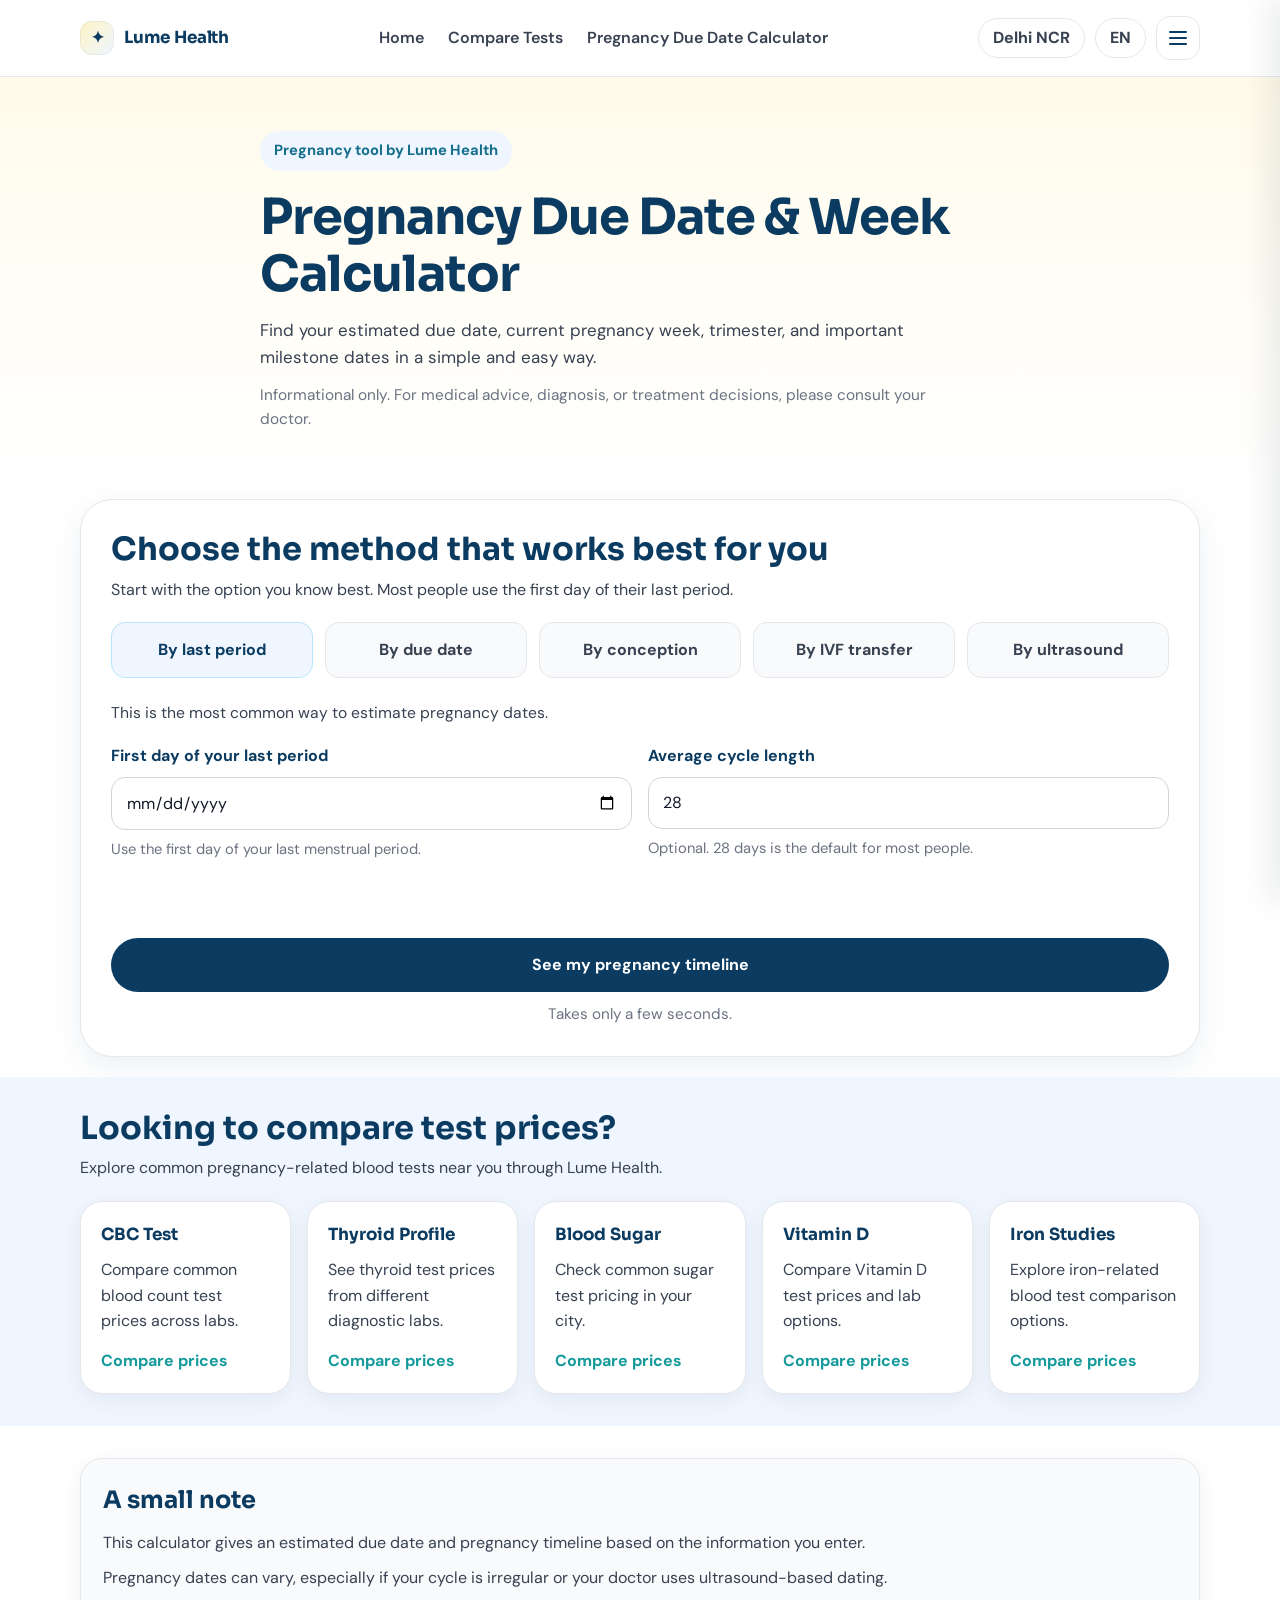
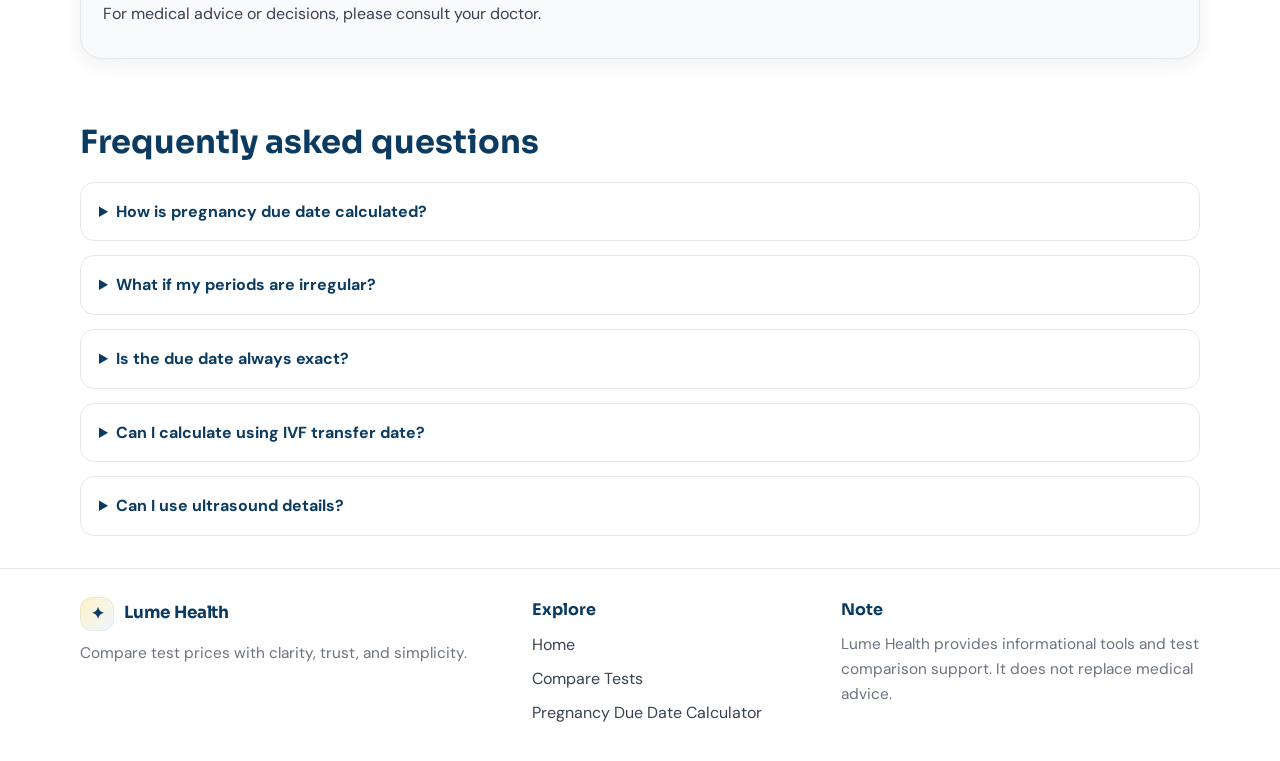
<file: tools/pregnancy/index.html>
<!DOCTYPE html>
<html lang="en">
<head>
  <meta charset="UTF-8" />
  <meta name="viewport" content="width=device-width, initial-scale=1.0" />

  <title>Pregnancy Due Date & Week Calculator | Lume Health</title>
  <meta
    name="description"
    content="Use Lume Health's pregnancy due date and week calculator to estimate your due date, current pregnancy week, trimester, and important milestone dates in a simple and easy way."
  />

  <link rel="preconnect" href="https://fonts.googleapis.com" />
  <link rel="preconnect" href="https://fonts.gstatic.com" crossorigin />
  <link
    href="https://fonts.googleapis.com/css2?family=DM+Sans:wght@400;500;700&family=Sora:wght@600;700&display=swap"
    rel="stylesheet"
  />

  <link rel="stylesheet" href="/assets/css/layout.css" />
  <link rel="stylesheet" href="./assets/css/pregnancy-calculator.css" />
</head>
<body>
  <div id="site-header"></div>

  <main>
    <section class="hero" id="pregnancy-hero">
      <div class="container hero-inner">
        <div class="hero-copy-wrap">
          <span class="eyebrow">Pregnancy tool by Lume Health</span>

          <h1>Pregnancy Due Date &amp; Week Calculator</h1>

          <p class="hero-copy">
            Find your estimated due date, current pregnancy week, trimester, and important milestone dates in a simple and easy way.
          </p>

          <p class="hero-note">
            Informational only. For medical advice, diagnosis, or treatment decisions, please consult your doctor.
          </p>
        </div>
      </div>
    </section>

    <section class="calculator-section" id="pregnancy-calculator-card">
      <div class="container">
        <div class="calculator-card">
          <div class="section-heading">
            <h2>Choose the method that works best for you</h2>
            <p>
              Start with the option you know best. Most people use the first day of their last period.
            </p>
          </div>

          <div class="tabs" role="tablist" aria-label="Pregnancy calculator method">
            <button type="button" class="tab-btn active" data-method="lmp" aria-selected="true">
              By last period
            </button>

            <button type="button" class="tab-btn" data-method="dueDate" aria-selected="false">
              By due date
            </button>

            <button type="button" class="tab-btn" data-method="conception" aria-selected="false">
              By conception
            </button>

            <button type="button" class="tab-btn" data-method="ivf" aria-selected="false">
              By IVF transfer
            </button>

            <button type="button" class="tab-btn" data-method="ultrasound" aria-selected="false">
              By ultrasound
            </button>
          </div>

          <form id="pregnancy-form" novalidate>
            <input type="hidden" id="method" name="method" value="lmp" />

            <div class="form-panel active" data-panel="lmp">
              <p class="panel-intro">
                This is the most common way to estimate pregnancy dates.
              </p>

              <div class="field-row">
                <div class="field">
                  <label for="lmpDate">First day of your last period</label>
                  <input type="date" id="lmpDate" name="lmpDate" />
                  <small>Use the first day of your last menstrual period.</small>
                </div>

                <div class="field">
                  <label for="cycleLength">Average cycle length</label>
                  <input
                    type="number"
                    id="cycleLength"
                    name="cycleLength"
                    min="21"
                    max="45"
                    value="28"
                  />
                  <small>Optional. 28 days is the default for most people.</small>
                </div>
              </div>
            </div>

            <div class="form-panel" data-panel="dueDate">
              <p class="panel-intro">
                Use this option if you already know your expected due date.
              </p>

              <div class="field-row">
                <div class="field">
                  <label for="dueDate">Estimated due date</label>
                  <input type="date" id="dueDate" name="dueDate" />
                  <small>This helps estimate your current pregnancy week and timeline.</small>
                </div>
              </div>
            </div>

            <div class="form-panel" data-panel="conception">
              <p class="panel-intro">
                Use this if you know the approximate conception date.
              </p>

              <div class="field-row">
                <div class="field">
                  <label for="conceptionDate">Conception date</label>
                  <input type="date" id="conceptionDate" name="conceptionDate" />
                  <small>This can help estimate your due date and pregnancy week.</small>
                </div>
              </div>
            </div>

            <div class="form-panel" data-panel="ivf">
              <p class="panel-intro">
                Use this option if your pregnancy is through IVF.
              </p>

              <div class="field-row">
                <div class="field">
                  <label for="ivfTransferDate">IVF transfer date</label>
                  <input type="date" id="ivfTransferDate" name="ivfTransferDate" />
                </div>

                <div class="field">
                  <label for="embryoAgeDays">Embryo age at transfer</label>
                  <select id="embryoAgeDays" name="embryoAgeDays">
                    <option value="3">3-day embryo</option>
                    <option value="5" selected>5-day embryo</option>
                  </select>
                  <small>Please select the embryo age used at the time of transfer.</small>
                </div>
              </div>
            </div>

            <div class="form-panel" data-panel="ultrasound">
              <p class="panel-intro">
                Use this if you want to estimate dates based on an ultrasound and known pregnancy week.
              </p>

              <div class="field-row">
                <div class="field">
                  <label for="ultrasoundDate">Ultrasound date</label>
                  <input type="date" id="ultrasoundDate" name="ultrasoundDate" />
                </div>

                <div class="field">
                  <label for="pregnancyWeeks">Pregnancy weeks on that date</label>
                  <input
                    type="number"
                    id="pregnancyWeeks"
                    name="pregnancyWeeks"
                    min="0"
                    max="45"
                    placeholder="e.g. 12"
                  />
                </div>
              </div>

              <div class="field-row">
                <div class="field">
                  <label for="pregnancyDays">Extra days</label>
                  <input
                    type="number"
                    id="pregnancyDays"
                    name="pregnancyDays"
                    min="0"
                    max="6"
                    placeholder="0 to 6"
                  />
                  <small>Example: if the scan said 12 weeks and 4 days, enter 12 and 4.</small>
                </div>
              </div>
            </div>

            <div id="form-error" class="form-error" aria-live="polite"></div>

            <div class="cta-row">
              <button type="submit" class="primary-btn">
                See my pregnancy timeline
              </button>
              <p class="cta-note">Takes only a few seconds.</p>
            </div>
          </form>
        </div>
      </div>
    </section>

    <section id="results-section" class="results-section hidden">
      <div class="container">
        <div class="section-heading">
          <h2>Your pregnancy summary</h2>
          <p>
            Here is your estimated pregnancy timeline based on the information you entered.
          </p>
        </div>

        <div class="results-grid">
          <article class="result-card">
            <span class="result-label">Estimated due date</span>
            <strong id="result-due-date" class="result-value">—</strong>
          </article>

          <article class="result-card">
            <span class="result-label">You are currently</span>
            <strong id="result-current-week" class="result-value">—</strong>
          </article>

          <article class="result-card">
            <span class="result-label">Trimester</span>
            <strong id="result-trimester" class="result-value">—</strong>
          </article>

          <article class="result-card">
            <span class="result-label">Estimated conception date</span>
            <strong id="result-conception-window" class="result-value">—</strong>
          </article>
        </div>

        <div class="detail-grid">
          <article class="detail-card">
            <h3>Important dates</h3>
            <ul id="important-dates-list" class="detail-list"></ul>
          </article>

          <article class="detail-card">
            <h3>Common pregnancy milestones</h3>
            <ul id="milestones-list" class="detail-list"></ul>
          </article>
        </div>
      </div>
    </section>

    <section class="related-tests" id="related-tests">
      <div class="container">
        <div class="section-heading">
          <h2>Looking to compare test prices?</h2>
          <p>
            Explore common pregnancy-related blood tests near you through Lume Health.
          </p>
        </div>

        <div class="test-grid">
          <a
            class="test-card"
            data-related-test-link
            data-cta-name="CBC Test"
            data-test-name="CBC"
            href="/results.html?test=CBC&mode=best"
          >
            <h3>CBC Test</h3>
            <p>Compare common blood count test prices across labs.</p>
            <span>Compare prices</span>
          </a>

          <a
            class="test-card"
            data-related-test-link
            data-cta-name="Thyroid Profile"
            data-test-name="Thyroid"
            href="/results.html?test=Thyroid&mode=best"
          >
            <h3>Thyroid Profile</h3>
            <p>See thyroid test prices from different diagnostic labs.</p>
            <span>Compare prices</span>
          </a>

          <a
            class="test-card"
            data-related-test-link
            data-cta-name="Blood Sugar"
            data-test-name="Blood Sugar"
            href="/results.html?test=Blood%20Sugar&mode=best"
          >
            <h3>Blood Sugar</h3>
            <p>Check common sugar test pricing in your city.</p>
            <span>Compare prices</span>
          </a>

          <a
            class="test-card"
            data-related-test-link
            data-cta-name="Vitamin D"
            data-test-name="Vitamin D"
            href="/results.html?test=Vitamin%20D&mode=best"
          >
            <h3>Vitamin D</h3>
            <p>Compare Vitamin D test prices and lab options.</p>
            <span>Compare prices</span>
          </a>

          <a
            class="test-card"
            data-related-test-link
            data-cta-name="Iron Studies"
            data-test-name="Iron"
            href="/results.html?test=Iron&mode=best"
          >
            <h3>Iron Studies</h3>
            <p>Explore iron-related blood test comparison options.</p>
            <span>Compare prices</span>
          </a>
        </div>
      </div>
    </section>

    <section class="disclaimer-section">
      <div class="container">
        <div class="disclaimer-card">
          <h2>A small note</h2>
          <p>
            This calculator gives an estimated due date and pregnancy timeline based on the information you enter.
          </p>
          <p>
            Pregnancy dates can vary, especially if your cycle is irregular or your doctor uses ultrasound-based dating.
          </p>
          <p>
            For medical advice or decisions, please consult your doctor.
          </p>
        </div>
      </div>
    </section>

    <section class="faq-section">
      <div class="container">
        <div class="section-heading">
          <h2>Frequently asked questions</h2>
        </div>

        <div class="faq-list">
          <details>
            <summary>How is pregnancy due date calculated?</summary>
            <p>
              A due date is usually estimated from the first day of your last period, conception date, IVF transfer date, ultrasound details, or an already known due date.
            </p>
          </details>

          <details>
            <summary>What if my periods are irregular?</summary>
            <p>
              If your cycle is not the standard 28 days, adding your average cycle length may help. Your doctor may also use ultrasound dating for a more accurate estimate.
            </p>
          </details>

          <details>
            <summary>Is the due date always exact?</summary>
            <p>
              No. A due date is an estimate. Many babies are born before or after the estimated date.
            </p>
          </details>

          <details>
            <summary>Can I calculate using IVF transfer date?</summary>
            <p>
              Yes. This page includes a separate IVF option with embryo age at transfer.
            </p>
          </details>

          <details>
            <summary>Can I use ultrasound details?</summary>
            <p>
              Yes. If you know the ultrasound date and the pregnancy week and days shown on that date, you can use the ultrasound option.
            </p>
          </details>
        </div>
      </div>
    </section>
  </main>

  <div id="site-footer"></div>

  <script src="/assets/js/layout.js"></script>
  <script src="./assets/js/pregnancy-utils.js"></script>
  <script src="./assets/js/pregnancy-calculator.js"></script>
  <script src="./assets/js/pregnancy-ui.js"></script>
</body>
</html>
</file>
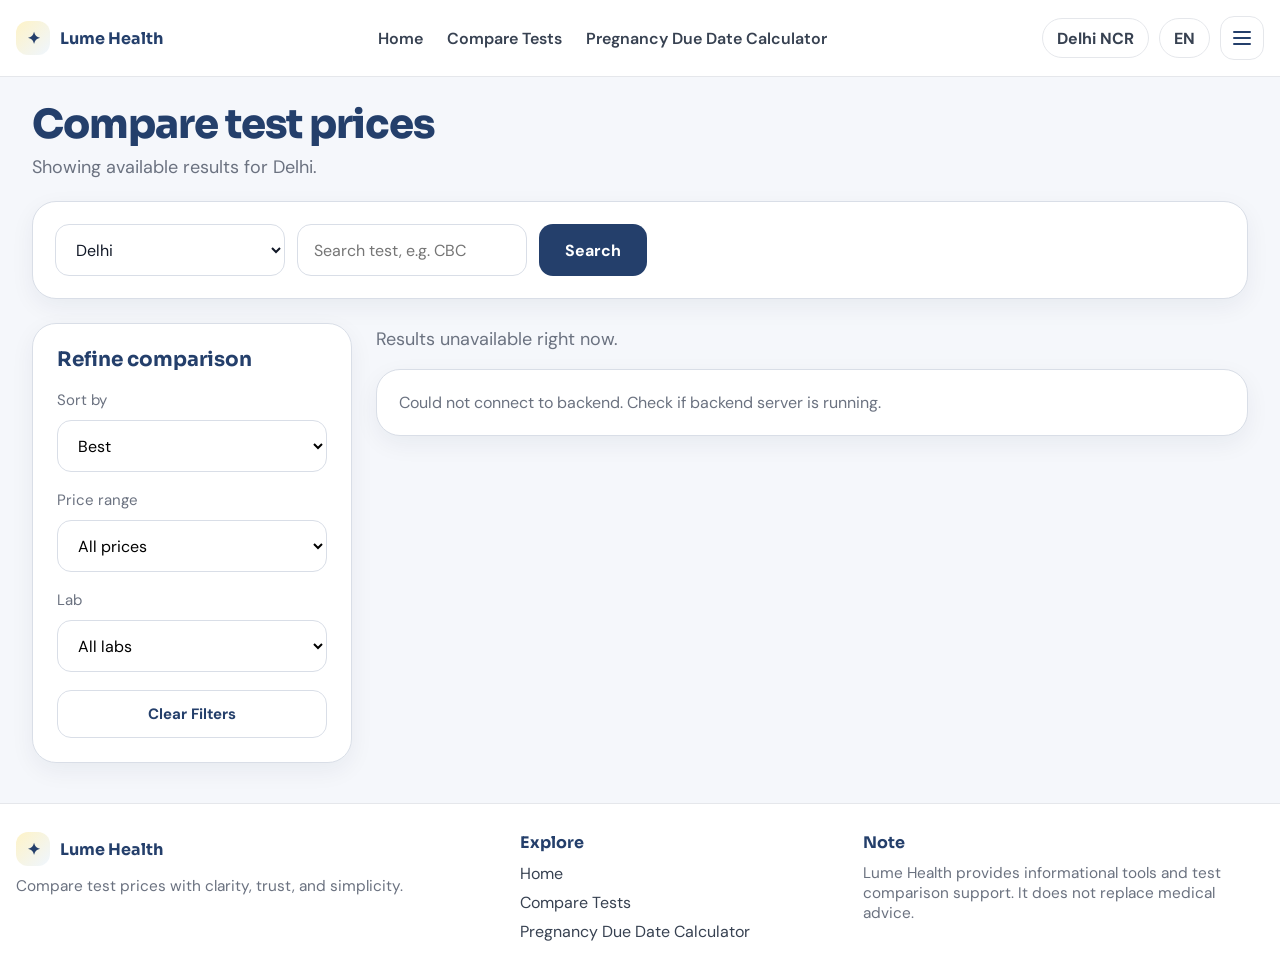
<file: results.html>
<!DOCTYPE html>
<html lang="en">
<head>
  <meta charset="UTF-8" />
  <meta name="viewport" content="width=device-width, initial-scale=1.0" />
  <title>Lume Health - Compare Test Prices</title>

  <link rel="preconnect" href="https://fonts.googleapis.com" />
  <link rel="preconnect" href="https://fonts.gstatic.com" crossorigin />
  <link
    href="https://fonts.googleapis.com/css2?family=DM+Sans:wght@400;500;700&family=Sora:wght@600;700&display=swap"
    rel="stylesheet"
  />

  <!-- Shared universal layout styles -->
  <link rel="stylesheet" href="/assets/css/layout.css" />

  <style>
    :root{
      --navy:#243f6b;
      --teal:#5ea7ab;
      --text:#24364b;
      --muted:#6b7280;
      --line:#d9dee7;
      --bg:#f5f7fb;
      --card:#ffffff;
      --chip:#eef4ff;
      --shadow:0 8px 24px rgba(25, 42, 70, 0.06);
    }

    *{box-sizing:border-box}

    html,body{
      margin:0;
      padding:0;
      font-family:"DM Sans", Arial, Helvetica, sans-serif;
      background:var(--bg);
      color:var(--text);
    }

    a{
      text-decoration:none;
      color:inherit;
    }

    .page{
      max-width:1440px;
      margin:0 auto;
      padding:26px 32px 40px;
    }

    .hero{
      margin-bottom:22px;
    }

    .hero h1{
      margin:0 0 8px;
      font-family:"Sora", Arial, Helvetica, sans-serif;
      font-size:40px;
      line-height:1.1;
      letter-spacing:-1px;
      color:var(--navy);
      font-weight:800;
    }

    .hero p{
      margin:0;
      font-size:18px;
      color:var(--muted);
    }

    .search-panel{
      background:#fff;
      border:1px solid var(--line);
      border-radius:24px;
      box-shadow:var(--shadow);
      padding:22px;
      margin:0 0 24px;
    }

    .search-panel-row{
      display:flex;
      align-items:center;
      gap:12px;
      flex-wrap:wrap;
    }

    .field,
    .field-input{
      height:52px;
      border:1px solid var(--line);
      border-radius:14px;
      padding:0 16px;
      background:#fff;
      font-size:16px;
      color:#111827;
      outline:none;
      min-width:230px;
    }

    .search-btn{
      height:52px;
      border:none;
      border-radius:14px;
      padding:0 26px;
      background:var(--navy);
      color:#fff;
      font-size:16px;
      font-weight:700;
      cursor:pointer;
      transition:0.2s ease;
    }

    .search-btn:hover{
      opacity:0.95;
      transform:translateY(-1px);
    }

    .content{
      display:grid;
      grid-template-columns:320px 1fr;
      gap:24px;
      align-items:start;
    }

    .sidebar{
      background:var(--card);
      border:1px solid var(--line);
      border-radius:24px;
      padding:24px;
      box-shadow:var(--shadow);
      position:sticky;
      top:94px;
    }

    .sidebar h3{
      margin:0 0 18px;
      font-size:20px;
      line-height:1.2;
      color:var(--navy);
      font-family:"Sora", Arial, Helvetica, sans-serif;
    }

    .filter-group{
      margin-bottom:18px;
    }

    .filter-label{
      display:block;
      margin-bottom:10px;
      font-size:15px;
      color:var(--muted);
    }

    .select-full{
      width:100%;
      height:52px;
      border:1px solid var(--line);
      border-radius:14px;
      padding:0 16px;
      background:#fff;
      font-size:16px;
      outline:none;
    }

    .clear-btn{
      width:100%;
      height:48px;
      border:1px solid var(--line);
      border-radius:14px;
      background:#fff;
      color:var(--navy);
      font-size:15px;
      font-weight:700;
      cursor:pointer;
    }

    .results-wrap{
      min-width:0;
    }

    .results-top{
      display:flex;
      justify-content:space-between;
      align-items:center;
      gap:12px;
      flex-wrap:wrap;
      margin:4px 0 18px;
      font-size:18px;
      color:var(--muted);
    }

    .cards{
      display:flex;
      flex-direction:column;
      gap:20px;
    }

    .card{
      background:var(--card);
      border:1px solid var(--line);
      border-radius:24px;
      padding:24px;
      box-shadow:var(--shadow);
    }

    .card-top-value{
      position:relative;
      overflow:hidden;
    }

    .top-value-ribbon{
      position:absolute;
      top:18px;
      right:-38px;
      background:var(--navy);
      color:#fff;
      font-size:12px;
      font-weight:800;
      letter-spacing:.3px;
      padding:8px 42px;
      transform:rotate(35deg);
      box-shadow:0 6px 18px rgba(36,63,107,.18);
      z-index:2;
    }

    .card-header{
      display:flex;
      justify-content:space-between;
      align-items:flex-start;
      gap:20px;
      flex-wrap:wrap;
    }

    .card-title{
      min-width:0;
      flex:1;
    }

    .lab-name{
      font-size:21px;
      font-weight:800;
      color:var(--navy);
      margin:0 0 6px;
      font-family:"Sora", Arial, Helvetica, sans-serif;
    }

    .test-name{
      font-size:17px;
      color:var(--muted);
      margin:0 0 12px;
      line-height:1.4;
    }

    .badges{
      display:flex;
      flex-wrap:wrap;
      gap:8px;
    }

    .badge{
      padding:7px 12px;
      border-radius:999px;
      background:var(--chip);
      color:var(--navy);
      border:1px solid #d9e6ff;
      font-size:13px;
      font-weight:700;
    }

    .price-area{
      min-width:180px;
      text-align:right;
      flex-shrink:0;
      margin-right:84px;
      margin-top:60px;
    }

    .price{
      font-size:44px;
      line-height:1;
      font-weight:800;
      color:var(--teal);
      letter-spacing:-1px;
      margin:0 0 6px;
      font-family:"Sora", Arial, Helvetica, sans-serif;
    }

    .price-note{
      font-size:16px;
      color:var(--muted);
    }

    .knowledge-strip{
      margin-top:18px;
      padding:14px 16px;
      border:1px solid #e6ebf2;
      background:#f8fafc;
      border-radius:14px;
      display:flex;
      align-items:flex-start;
      gap:10px;
      max-width:760px;
    }

    .knowledge-icon{
      flex-shrink:0;
      width:20px;
      height:20px;
      border-radius:50%;
      background:#e9eef6;
      color:#5b6f93;
      display:grid;
      place-items:center;
      font-size:12px;
      font-weight:700;
      line-height:1;
      margin-top:2px;
    }

    .knowledge-text{
      font-size:14px;
      line-height:1.65;
      color:#5f6b7a;
    }

    .knowledge-text strong{
      color:#243f6b;
      font-weight:700;
    }

    .knowledge-link{
      display:inline-block;
      margin-left:6px;
      color:#243f6b;
      font-weight:600;
      text-decoration:none;
      border-bottom:1px solid rgba(36,63,107,.22);
      transition:all .2s ease;
    }

    .knowledge-link:hover{
      color:#1b3155;
      border-bottom-color:rgba(36,63,107,.45);
    }

    .price-diff-strip{
      margin-top:12px;
      padding:13px 16px;
      border:1px solid #e3ebf7;
      background:#fbfcfe;
      border-radius:14px;
      display:flex;
      align-items:flex-start;
      gap:10px;
      max-width:760px;
    }

    .price-diff-icon{
      flex-shrink:0;
      width:20px;
      height:20px;
      border-radius:50%;
      background:#edf3fb;
      color:#6881a8;
      display:grid;
      place-items:center;
      font-size:12px;
      font-weight:700;
      line-height:1;
      margin-top:2px;
    }

    .price-diff-text{
      font-size:14px;
      line-height:1.65;
      color:#65758a;
    }

    .price-diff-text strong{
      font-weight:700;
      color:#243f6b;
    }

    .actions{
      display:flex;
      gap:12px;
      flex-wrap:wrap;
      margin-top:18px;
    }

    .btn{
      min-height:52px;
      padding:0 18px;
      border-radius:14px;
      display:inline-flex;
      align-items:center;
      justify-content:center;
      font-size:16px;
      font-weight:800;
      cursor:pointer;
      border:1px solid transparent;
      transition:0.2s ease;
    }

    .btn:hover{
      transform:translateY(-1px);
    }

    .btn-primary{
      background:var(--navy);
      color:#fff;
    }

    .state-box{
      background:#fff;
      border:1px solid var(--line);
      border-radius:24px;
      padding:22px;
      color:var(--muted);
      box-shadow:var(--shadow);
    }

    .hidden{
      display:none;
    }

    @media (max-width: 1100px){
      .content{
        grid-template-columns:1fr;
      }

      .sidebar{
        position:static;
      }
    }

    @media (max-width: 768px){
      .page{
        padding-left:16px;
        padding-right:16px;
      }

      .search-panel-row{
        width:100%;
      }

      .field,
      .field-input,
      .search-btn{
        width:100%;
        min-width:0;
      }

      .hero h1{
        font-size:32px;
      }

      .hero p{
        font-size:16px;
      }

      .card-header{
        flex-direction:column;
      }

      .price-area{
        text-align:left;
        min-width:0;
        margin-right:0;
        margin-top:8px;
      }

      .price{
        font-size:38px;
      }

      .knowledge-strip,
      .price-diff-strip{
        max-width:100%;
      }
    }
  </style>
</head>
<body>
  <div id="site-header"></div>

  <main class="page">
    <section class="hero">
      <h1 id="pageTitle">Compare test prices</h1>
      <p id="pageSubtitle">Showing available results for your city.</p>
    </section>

    <section class="search-panel">
      <div class="search-panel-row">
        <select id="cityInput" class="field" aria-label="Select city">
          <option value="Delhi">Delhi</option>
          <option value="Jaipur">Jaipur</option>
        </select>

        <input
          id="testInput"
          class="field-input"
          type="text"
          placeholder="Search test, e.g. CBC"
          aria-label="Search test"
        />

        <button id="searchBtn" class="search-btn">Search</button>
      </div>
    </section>

    <section class="content">
      <aside class="sidebar">
        <h3>Refine comparison</h3>

        <div class="filter-group">
          <label class="filter-label" for="modeSelect">Sort by</label>
          <select id="modeSelect" class="select-full">
            <option value="best">Best</option>
            <option value="cheap">Cheapest</option>
            <option value="high">Highest Price</option>
          </select>
        </div>

        <div class="filter-group">
          <label class="filter-label" for="priceRangeSelect">Price range</label>
          <select id="priceRangeSelect" class="select-full">
            <option value="all">All prices</option>
            <option value="under300">Under ₹300</option>
            <option value="300to500">₹300 - ₹500</option>
            <option value="500to1000">₹500 - ₹1000</option>
            <option value="above1000">Above ₹1000</option>
          </select>
        </div>

        <div class="filter-group">
          <label class="filter-label" for="labFilterSelect">Lab</label>
          <select id="labFilterSelect" class="select-full">
            <option value="all">All labs</option>
          </select>
        </div>

        <button id="clearFiltersBtn" class="clear-btn">Clear Filters</button>
      </aside>

      <div class="results-wrap">
        <div class="results-top">
          <div id="statsText">Loading results...</div>
        </div>

        <div id="loadingBox" class="state-box">Fetching comparison from backend...</div>
        <div id="errorBox" class="state-box hidden"></div>
        <div id="emptyBox" class="state-box hidden">No matching test results found for this city yet.</div>

        <div id="cards" class="cards"></div>
      </div>
    </section>
  </main>

  <div id="site-footer"></div>

  <script src="/assets/js/layout.js"></script>

  <script>
    const BACKEND_BASE = "https://lume-health-backend.onrender.com";

    const cityInput = document.getElementById("cityInput");
    const testInput = document.getElementById("testInput");
    const searchBtn = document.getElementById("searchBtn");

    const modeSelect = document.getElementById("modeSelect");
    const priceRangeSelect = document.getElementById("priceRangeSelect");
    const labFilterSelect = document.getElementById("labFilterSelect");
    const clearFiltersBtn = document.getElementById("clearFiltersBtn");

    const pageTitle = document.getElementById("pageTitle");
    const pageSubtitle = document.getElementById("pageSubtitle");
    const statsText = document.getElementById("statsText");

    const loadingBox = document.getElementById("loadingBox");
    const errorBox = document.getElementById("errorBox");
    const emptyBox = document.getElementById("emptyBox");
    const cards = document.getElementById("cards");

    let allResults = [];

    function getParams() {
      const url = new URL(window.location.href);
      return {
        city: url.searchParams.get("city") || "Delhi",
        q: url.searchParams.get("q") || "",
        mode: url.searchParams.get("mode") || "best",
        priceRange: url.searchParams.get("priceRange") || "all",
        lab: url.searchParams.get("lab") || "all"
      };
    }

    function updateURL() {
      const params = new URLSearchParams();
      params.set("city", cityInput.value);

      const q = testInput.value.trim();
      if (q) params.set("q", q);

      params.set("mode", modeSelect.value);
      params.set("priceRange", priceRangeSelect.value);
      params.set("lab", labFilterSelect.value);

      history.replaceState({}, "", "./results.html?" + params.toString());
    }

    function escapeHtml(value) {
      return String(value ?? "")
        .replace(/&/g, "&amp;")
        .replace(/</g, "&lt;")
        .replace(/>/g, "&gt;")
        .replace(/"/g, "&quot;")
        .replace(/'/g, "&#039;");
    }

    function cleanTestName(raw, searchTerm) {
      const q = (searchTerm && String(searchTerm).trim()) ? String(searchTerm).trim() : "Test";
      const fallback = `${q} Test`;

      if (!raw || !String(raw).trim()) return fallback;

      let text = String(raw).replace(/\s+/g, " ").trim();

      text = text.replace(/₹\s?\d+(?:\.\d+)?/gi, " ");
      text = text.replace(/\btest in [a-z\s]+/gi, " ");
      text = text.replace(/\b(in|at)\s+(delhi|jaipur|hyderabad|ahmedabad|chennai|pune|kolkata|mumbai|bangalore|bengaluru|gurgaon|gurugram|noida)\b/gi, " ");
      text = text.replace(/\b\d+\b/g, " ");
      text = text.replace(/\s{2,}/g, " ").trim();

      const lower = text.toLowerCase();

      if (!text || text.length > 70) return fallback;
      if (lower.includes("blood count") || lower.includes("complete blood count") || lower.includes("cbc")) {
        return "Complete Blood Count (CBC)";
      }
      if (lower.includes("vitamin d")) {
        return "Vitamin D Test";
      }
      if (lower.includes("hba1c")) {
        return "HbA1c Test";
      }
      if (lower.includes("thyroid")) {
        return "Thyroid Profile";
      }

      return text || fallback;
    }

    function getRibbonText() {
      if (modeSelect.value === "cheap") return "Cheapest";
      if (modeSelect.value === "high") return "Premium option";
      return "Top value";
    }

    function getKnowledgeContent(searchTerm, displayName) {
      const term = String(searchTerm || displayName || "").toLowerCase();

      if (term.includes("cbc") || term.includes("complete blood count")) {
        return {
          text: "CBC checks important blood components like red cells, white cells, and platelets. It is commonly used to detect infection, anemia, and overall health issues.",
          link: "./blog/cbc-test-guide.html",
          linkText: "Learn more"
        };
      }

      if (term.includes("vitamin d")) {
        return {
          text: "Vitamin D test helps identify deficiency that may affect bones, immunity, muscle strength, and energy levels.",
          link: "./blog/vitamin-d-test-guide.html",
          linkText: "Learn more"
        };
      }

      if (term.includes("hba1c")) {
        return {
          text: "HbA1c shows average blood sugar over the past 2 to 3 months and is widely used for diabetes screening and monitoring.",
          link: "./blog/hba1c-test-guide.html",
          linkText: "Learn more"
        };
      }

      if (term.includes("thyroid")) {
        return {
          text: "Thyroid tests help evaluate hormone balance and are useful for checking fatigue, weight changes, metabolism, and related symptoms.",
          link: "./blog/thyroid-test-guide.html",
          linkText: "Learn more"
        };
      }

      return {
        text: "Learn what this test checks, when it is recommended, and how to choose the right lab before booking.",
        link: "./blog/",
        linkText: "Learn more"
      };
    }

    function getWhyPricesDifferContent() {
      return "Prices may differ because of lab brand, home sample collection, testing method, bundled parameters, turnaround time, and city-level availability.";
    }

    function populateLabFilter(items) {
      const currentValue = labFilterSelect.value;
      const labs = [...new Set(items.map(item => item.lab).filter(Boolean))].sort();

      labFilterSelect.innerHTML = `<option value="all">All labs</option>`;
      labs.forEach(lab => {
        const option = document.createElement("option");
        option.value = lab;
        option.textContent = lab;
        labFilterSelect.appendChild(option);
      });

      if ([...labFilterSelect.options].some(opt => opt.value === currentValue)) {
        labFilterSelect.value = currentValue;
      }
    }

    function applyFilters(items) {
      let filtered = [...items];

      if (priceRangeSelect.value !== "all") {
        filtered = filtered.filter(item => {
          const price = Number(item.price);
          if (Number.isNaN(price)) return false;

          if (priceRangeSelect.value === "under300") return price < 300;
          if (priceRangeSelect.value === "300to500") return price >= 300 && price <= 500;
          if (priceRangeSelect.value === "500to1000") return price > 500 && price <= 1000;
          if (priceRangeSelect.value === "above1000") return price > 1000;

          return true;
        });
      }

      if (labFilterSelect.value !== "all") {
        filtered = filtered.filter(item => item.lab === labFilterSelect.value);
      }

      if (modeSelect.value === "cheap") {
        filtered.sort((a, b) => (a.price ?? Infinity) - (b.price ?? Infinity));
      } else if (modeSelect.value === "high") {
        filtered.sort((a, b) => (b.price ?? -Infinity) - (a.price ?? -Infinity));
      } else {
        filtered.sort((a, b) => (a.price ?? Infinity) - (b.price ?? Infinity));
      }

      return filtered;
    }

    function renderCards(items) {
      cards.innerHTML = "";

      if (!items.length) {
        emptyBox.classList.remove("hidden");
        return;
      }

      emptyBox.classList.add("hidden");

      const ribbonText = getRibbonText();

      items.forEach((item, index) => {
        const card = document.createElement("article");
        card.className = "card";

        if (index === 0) {
          card.classList.add("card-top-value");
        }

        const safeUrl = item.source_url || item.lab_website || "#";
        const displayTestName = cleanTestName(item.test_raw, testInput.value.trim());
        const knowledge = getKnowledgeContent(testInput.value.trim(), displayTestName);
        const whyPricesDiffer = getWhyPricesDifferContent();

        card.innerHTML = `
          ${index === 0 ? `<div class="top-value-ribbon">${escapeHtml(ribbonText)}</div>` : ``}

          <div class="card-header">
            <div class="card-title">
              <div class="lab-name">${escapeHtml(item.lab || "Unknown Lab")}</div>
              <div class="test-name">${escapeHtml(displayTestName)}</div>
              <div class="badges">
                <span class="badge">${escapeHtml(cityInput.value)}</span>
              </div>
            </div>

            <div class="price-area">
              <div class="price">₹${escapeHtml(item.price ?? "—")}</div>
              <div class="price-note">Current listed price</div>
            </div>
          </div>

          <div class="knowledge-strip">
            <div class="knowledge-icon">i</div>
            <div class="knowledge-text">
              <strong>Test info:</strong> ${escapeHtml(knowledge.text)}
              <a class="knowledge-link" href="${escapeHtml(knowledge.link)}" target="_blank" rel="noopener noreferrer">${escapeHtml(knowledge.linkText)}</a>
            </div>
          </div>

          <div class="price-diff-strip">
            <div class="price-diff-icon">?</div>
            <div class="price-diff-text">
              <strong>Why prices differ:</strong> ${escapeHtml(whyPricesDiffer)}
            </div>
          </div>

          <div class="actions">
            <a class="btn btn-primary" href="${escapeHtml(safeUrl)}" target="_blank" rel="noopener noreferrer">Book Now</a>
          </div>
        `;

        cards.appendChild(card);
      });
    }

    function renderFilteredResults() {
      const filtered = applyFilters(allResults);

      const prices = filtered
        .map(item => Number(item.price))
        .filter(price => !Number.isNaN(price));

      const minPrice = prices.length ? Math.min(...prices) : "—";
      const avgPrice = prices.length
        ? (prices.reduce((sum, price) => sum + price, 0) / prices.length).toFixed(2)
        : "—";

      statsText.textContent = `${filtered.length} result(s) found • Lowest price: ₹${minPrice} • Average price: ₹${avgPrice}`;

      renderCards(filtered);
      updateURL();
    }

    async function fetchResults() {
      loadingBox.classList.remove("hidden");
      errorBox.classList.add("hidden");
      emptyBox.classList.add("hidden");
      cards.innerHTML = "";

      const city = cityInput.value;
      const q = testInput.value.trim();

      pageTitle.textContent = q ? `Compare "${q}" test prices` : "Compare test prices";
      pageSubtitle.textContent = `Showing available results for ${city}.`;

      const apiUrl = new URL(BACKEND_BASE + "/search");
      apiUrl.searchParams.set("city", city);
      apiUrl.searchParams.set("mode", "cheap");

      if (q) apiUrl.searchParams.set("test", q);

      try {
        const response = await fetch(apiUrl.toString());

        if (!response.ok) {
          throw new Error("Backend returned status " + response.status);
        }

        const data = await response.json();

        loadingBox.classList.add("hidden");

        allResults = Array.isArray(data.items) ? data.items : [];
        populateLabFilter(allResults);
        renderFilteredResults();
      } catch (error) {
        console.error(error);
        loadingBox.classList.add("hidden");
        errorBox.classList.remove("hidden");
        errorBox.textContent = "Could not connect to backend. Check if backend server is running.";
        statsText.textContent = "Results unavailable right now.";
      }
    }

    function clearFilters() {
      modeSelect.value = "best";
      priceRangeSelect.value = "all";
      labFilterSelect.value = "all";
      renderFilteredResults();
    }

    function initFromURL() {
      const params = getParams();
      cityInput.value = params.city;
      testInput.value = params.q;
      modeSelect.value = params.mode;
      priceRangeSelect.value = params.priceRange;
    }

    searchBtn.addEventListener("click", fetchResults);
    cityInput.addEventListener("change", fetchResults);

    modeSelect.addEventListener("change", renderFilteredResults);
    priceRangeSelect.addEventListener("change", renderFilteredResults);
    labFilterSelect.addEventListener("change", renderFilteredResults);
    clearFiltersBtn.addEventListener("click", clearFilters);

    testInput.addEventListener("keydown", (event) => {
      if (event.key === "Enter") {
        fetchResults();
      }
    });

    initFromURL();
    fetchResults();
  </script>
</body>
</html>
</file>
<file: assets/css/layout.css>
:root {
  --navy: #0B3B60;
  --teal: #159A9C;
  --ocean: #166E8D;
  --gold-light: #FEF3C7;
  --sky-bg: #EFF6FF;
  --white: #FFFFFF;
  --gray-50: #F9FAFB;
  --gray-200: #E5E7EB;
  --gray-500: #6B7280;
  --gray-700: #374151;
  --font-heading: "Sora", sans-serif;
  --font-body: "DM Sans", sans-serif;
  --radius-md: 14px;
}

*,
*::before,
*::after {
  box-sizing: border-box;
}

html {
  scroll-behavior: smooth;
}

body {
  margin: 0;
  font-family: var(--font-body);
}

a {
  text-decoration: none;
  color: inherit;
}

button,
input,
select,
textarea {
  font: inherit;
}

.container {
  width: min(1440px, calc(100% - 32px));
  margin: 0 auto;
}

body.drawer-open {
  overflow: hidden;
}

.topbar {
  position: sticky;
  top: 0;
  z-index: 70;
  background: rgba(255, 255, 255, 0.94);
  backdrop-filter: blur(10px);
  border-bottom: 1px solid var(--gray-200);
}

.topbar-inner {
  min-height: 76px;
  display: flex;
  align-items: center;
  justify-content: space-between;
  gap: 16px;
}

.brand,
.drawer-brand,
.footer-brand {
  display: inline-flex;
  align-items: center;
  gap: 10px;
}

.brand-mark {
  width: 34px;
  height: 34px;
  border-radius: 12px;
  display: inline-flex;
  align-items: center;
  justify-content: center;
  background: linear-gradient(135deg, var(--gold-light), var(--sky-bg));
  color: var(--navy);
  font-weight: 700;
}

.brand-text {
  font-family: var(--font-heading);
  font-weight: 700;
  color: var(--navy);
}

.desktop-nav {
  display: none;
  align-items: center;
  gap: 24px;
}

.desktop-nav a {
  color: var(--gray-700);
  font-weight: 600;
}

.topbar-actions {
  display: flex;
  align-items: center;
  gap: 10px;
}

.city-pill,
.lang-pill {
  border: 1px solid var(--gray-200);
  background: var(--white);
  color: var(--gray-700);
  min-height: 40px;
  padding: 0 14px;
  border-radius: 999px;
  font-weight: 700;
  cursor: pointer;
}

.menu-btn {
  width: 44px;
  height: 44px;
  border: 1px solid var(--gray-200);
  border-radius: 14px;
  background: var(--white);
  display: inline-flex;
  flex-direction: column;
  justify-content: center;
  align-items: center;
  gap: 4px;
  cursor: pointer;
}

.menu-btn span {
  width: 18px;
  height: 2px;
  border-radius: 999px;
  background: var(--navy);
  display: block;
}

.mobile-drawer {
  position: fixed;
  inset: 0;
  z-index: 90;
  pointer-events: none;
}

.mobile-drawer.open {
  pointer-events: auto;
}

.drawer-backdrop {
  position: absolute;
  inset: 0;
  background: rgba(17, 24, 39, 0.35);
  opacity: 0;
  transition: opacity 0.25s ease;
}

.mobile-drawer.open .drawer-backdrop {
  opacity: 1;
}

.drawer-panel {
  position: absolute;
  top: 0;
  right: 0;
  width: min(360px, 88vw);
  height: 100%;
  background: var(--white);
  border-left: 1px solid var(--gray-200);
  padding: 20px 18px 28px;
  transform: translateX(100%);
  transition: transform 0.28s ease;
  display: flex;
  flex-direction: column;
}

.mobile-drawer.open .drawer-panel {
  transform: translateX(0);
}

.drawer-head {
  display: flex;
  align-items: center;
  justify-content: space-between;
  padding-bottom: 16px;
  border-bottom: 1px solid var(--gray-200);
}

.drawer-close {
  width: 40px;
  height: 40px;
  border: 1px solid var(--gray-200);
  background: var(--white);
  color: var(--navy);
  border-radius: 12px;
  font-size: 1.5rem;
  cursor: pointer;
}

.drawer-nav {
  display: grid;
  gap: 10px;
  padding-top: 18px;
}

.drawer-nav a {
  padding: 12px 14px;
  border-radius: var(--radius-md);
  color: var(--gray-700);
  font-weight: 700;
  background: var(--gray-50);
}

.site-footer {
  border-top: 1px solid var(--gray-200);
  background: var(--white);
  padding: 28px 0;
}

.footer-grid {
  display: grid;
  grid-template-columns: 1fr;
  gap: 22px;
}

.footer-col h4 {
  margin: 0 0 10px;
  color: var(--navy);
  font-family: var(--font-heading);
  font-size: 1rem;
}

.footer-col a {
  display: block;
  margin-bottom: 8px;
  color: var(--gray-700);
}

.footer-copy,
.footer-note {
  margin: 10px 0 0;
  color: var(--gray-500);
  font-size: 0.96rem;
}

@media (min-width: 992px) {
  .desktop-nav {
    display: flex;
  }

  .footer-grid {
    grid-template-columns: 1.2fr 0.8fr 1fr;
  }
}
</file>
<file: tools/pregnancy/assets/css/pregnancy-calculator.css>
:root {
  --navy: #0B3B60;
  --teal: #159A9C;
  --ocean: #166E8D;
  --gold: #F59E0B;
  --gold-light: #FEF3C7;
  --gold-bg: #FFFBEB;
  --rose: #F87171;
  --sky: #BAE6FD;
  --sky-bg: #EFF6FF;

  --white: #FFFFFF;
  --gray-50: #F9FAFB;
  --gray-100: #F3F4F6;
  --gray-200: #E5E7EB;
  --gray-300: #D1D5DB;
  --gray-500: #6B7280;
  --gray-700: #374151;
  --gray-900: #111827;

  --font-heading: "Sora", sans-serif;
  --font-body: "DM Sans", sans-serif;

  --radius-sm: 8px;
  --radius-md: 14px;
  --radius-lg: 22px;
  --radius-xl: 32px;

  --shadow-soft: 0 10px 30px rgba(11, 59, 96, 0.08);
  --shadow-card: 0 6px 20px rgba(17, 24, 39, 0.06);
  --shadow-focus: 0 0 0 4px rgba(21, 154, 156, 0.12);
}

*,
*::before,
*::after {
  box-sizing: border-box;
}

html {
  scroll-behavior: smooth;
}

body {
  margin: 0;
  font-family: var(--font-body);
  color: var(--gray-900);
  background: var(--white);
  line-height: 1.6;
}

body.drawer-open {
  overflow: hidden;
}

img {
  max-width: 100%;
  display: block;
}

a {
  color: inherit;
  text-decoration: none;
}

button,
input,
select,
textarea {
  font: inherit;
}

.hidden {
  display: none !important;
}

.container {
  width: min(1120px, calc(100% - 32px));
  margin: 0 auto;
}

/* Header */
.site-header {
  position: sticky;
  top: 0;
  z-index: 70;
  background: rgba(255, 255, 255, 0.94);
  backdrop-filter: blur(10px);
  border-bottom: 1px solid var(--gray-200);
}

.header-inner {
  min-height: 76px;
  display: flex;
  align-items: center;
  justify-content: space-between;
  gap: 16px;
}

.brand,
.drawer-brand,
.footer-brand {
  display: inline-flex;
  align-items: center;
  gap: 10px;
}

.brand-mark {
  width: 34px;
  height: 34px;
  border-radius: 12px;
  display: inline-flex;
  align-items: center;
  justify-content: center;
  background: linear-gradient(135deg, var(--gold-light), var(--sky-bg));
  color: var(--navy);
  font-size: 1rem;
  font-weight: 700;
  box-shadow: inset 0 0 0 1px rgba(11, 59, 96, 0.06);
}

.brand-text {
  font-family: var(--font-heading);
  font-size: 1.05rem;
  font-weight: 700;
  color: var(--navy);
  letter-spacing: -0.01em;
}

.header-actions {
  display: flex;
  align-items: center;
  gap: 10px;
}

.city-pill,
.lang-pill {
  border: 1px solid var(--gray-200);
  background: var(--white);
  color: var(--gray-700);
  min-height: 40px;
  padding: 0 14px;
  border-radius: 999px;
  font-weight: 700;
  cursor: pointer;
  transition: border-color 0.2s ease, color 0.2s ease, background 0.2s ease;
}

.city-pill:hover,
.lang-pill:hover {
  border-color: var(--teal);
  color: var(--navy);
}

.menu-btn {
  width: 44px;
  height: 44px;
  border: 1px solid var(--gray-200);
  border-radius: 14px;
  background: var(--white);
  display: inline-flex;
  flex-direction: column;
  justify-content: center;
  align-items: center;
  gap: 4px;
  cursor: pointer;
}

.menu-btn span {
  width: 18px;
  height: 2px;
  border-radius: 999px;
  background: var(--navy);
  display: block;
}

/* Drawer */
.mobile-drawer {
  position: fixed;
  inset: 0;
  z-index: 90;
  pointer-events: none;
}

.mobile-drawer.open {
  pointer-events: auto;
}

.drawer-backdrop {
  position: absolute;
  inset: 0;
  background: rgba(17, 24, 39, 0.35);
  opacity: 0;
  transition: opacity 0.25s ease;
}

.mobile-drawer.open .drawer-backdrop {
  opacity: 1;
}

.drawer-panel {
  position: absolute;
  top: 0;
  right: 0;
  width: min(360px, 88vw);
  height: 100%;
  background: var(--white);
  border-left: 1px solid var(--gray-200);
  box-shadow: -12px 0 30px rgba(17, 24, 39, 0.08);
  padding: 20px 18px 28px;
  transform: translateX(100%);
  transition: transform 0.28s ease;
  display: flex;
  flex-direction: column;
}

.mobile-drawer.open .drawer-panel {
  transform: translateX(0);
}

.drawer-head {
  display: flex;
  align-items: center;
  justify-content: space-between;
  gap: 12px;
  padding-bottom: 16px;
  border-bottom: 1px solid var(--gray-200);
}

.drawer-close {
  width: 40px;
  height: 40px;
  border: 1px solid var(--gray-200);
  background: var(--white);
  color: var(--navy);
  border-radius: 12px;
  font-size: 1.5rem;
  line-height: 1;
  cursor: pointer;
}

.drawer-nav {
  display: grid;
  gap: 10px;
  padding-top: 18px;
}

.drawer-nav a {
  padding: 12px 14px;
  border-radius: var(--radius-md);
  color: var(--gray-700);
  font-weight: 700;
  background: var(--gray-50);
}

.drawer-nav a[aria-current="page"] {
  background: var(--sky-bg);
  color: var(--navy);
  border: 1px solid var(--sky);
}

/* Hero */
.hero {
  background: linear-gradient(180deg, var(--gold-bg) 0%, var(--white) 100%);
  padding: 54px 0 28px;
}

.hero-inner {
  max-width: 760px;
}

.hero-copy-wrap {
  max-width: 720px;
}

.eyebrow {
  display: inline-flex;
  align-items: center;
  padding: 8px 14px;
  border-radius: 999px;
  background: var(--sky-bg);
  color: var(--ocean);
  font-size: 0.92rem;
  font-weight: 700;
}

.hero h1 {
  margin: 18px 0 14px;
  font-family: var(--font-heading);
  color: var(--navy);
  font-size: clamp(2rem, 4vw, 3.1rem);
  line-height: 1.15;
  letter-spacing: -0.02em;
}

.hero-copy {
  margin: 0;
  color: var(--gray-700);
  font-size: 1.06rem;
  max-width: 680px;
}

.hero-note {
  margin-top: 12px;
  color: var(--gray-500);
  font-size: 0.96rem;
}

/* Shared section heading */
.section-heading {
  margin-bottom: 20px;
}

.section-heading h2 {
  margin: 0 0 8px;
  font-family: var(--font-heading);
  color: var(--navy);
  font-size: clamp(1.55rem, 2.5vw, 2.15rem);
  line-height: 1.2;
}

.section-heading p {
  margin: 0;
  color: var(--gray-700);
}

/* Calculator */
.calculator-section {
  padding: 24px 0 20px;
}

.calculator-card {
  background: var(--white);
  border: 1px solid var(--gray-200);
  border-radius: var(--radius-xl);
  padding: 24px;
  box-shadow: var(--shadow-soft);
}

.tabs {
  display: grid;
  grid-template-columns: repeat(2, minmax(0, 1fr));
  gap: 12px;
  margin-bottom: 22px;
}

.tab-btn {
  border: 1px solid var(--gray-200);
  background: var(--gray-50);
  color: var(--gray-700);
  border-radius: var(--radius-md);
  padding: 14px 16px;
  font-weight: 700;
  cursor: pointer;
  transition: background 0.2s ease, border-color 0.2s ease, color 0.2s ease, transform 0.15s ease;
}

.tab-btn:hover {
  border-color: var(--teal);
  color: var(--navy);
  transform: translateY(-1px);
}

.tab-btn.active {
  background: var(--sky-bg);
  border-color: var(--sky);
  color: var(--navy);
}

.form-panel {
  display: none;
}

.form-panel.active {
  display: block;
}

.panel-intro {
  margin: 0 0 18px;
  color: var(--gray-700);
  font-size: 0.98rem;
}

.field-row {
  display: grid;
  grid-template-columns: 1fr;
  gap: 16px;
}

.field {
  margin-bottom: 18px;
}

.field:last-child {
  margin-bottom: 0;
}

.field label {
  display: block;
  margin-bottom: 8px;
  color: var(--navy);
  font-weight: 700;
}

.field input,
.field select {
  width: 100%;
  min-height: 52px;
  padding: 12px 14px;
  border: 1px solid var(--gray-300);
  border-radius: var(--radius-md);
  color: var(--gray-900);
  background: var(--white);
  transition: border-color 0.2s ease, box-shadow 0.2s ease;
}

.field input:focus,
.field select:focus {
  outline: none;
  border-color: var(--teal);
  box-shadow: var(--shadow-focus);
}

.field small {
  display: block;
  margin-top: 8px;
  color: var(--gray-500);
  font-size: 0.92rem;
}

.form-error {
  min-height: 24px;
  margin-top: 12px;
  color: #b42318;
  font-weight: 700;
}

.cta-row {
  margin-top: 22px;
}

.primary-btn {
  width: 100%;
  min-height: 54px;
  border: none;
  border-radius: 999px;
  background: var(--navy);
  color: var(--white);
  font-weight: 700;
  cursor: pointer;
  transition: background 0.2s ease, transform 0.15s ease;
}

.primary-btn:hover {
  background: var(--ocean);
  transform: translateY(-1px);
}

.primary-btn:focus {
  outline: none;
  box-shadow: var(--shadow-focus);
}

.cta-note {
  margin: 10px 0 0;
  color: var(--gray-500);
  text-align: center;
  font-size: 0.95rem;
}

/* Sections */
.results-section,
.related-tests,
.disclaimer-section,
.faq-section {
  padding: 32px 0;
}

/* Results */
.results-grid {
  display: grid;
  grid-template-columns: 1fr;
  gap: 16px;
}

.result-card,
.detail-card,
.disclaimer-card,
.test-card {
  background: var(--white);
  border: 1px solid var(--gray-200);
  border-radius: var(--radius-lg);
  box-shadow: var(--shadow-card);
}

.result-card {
  padding: 18px;
}

.result-label {
  display: block;
  margin-bottom: 10px;
  color: var(--gray-500);
  font-size: 0.95rem;
}

.result-value {
  display: block;
  color: var(--navy);
  font-family: var(--font-heading);
  font-size: 1.35rem;
  line-height: 1.3;
}

.detail-grid {
  display: grid;
  grid-template-columns: 1fr;
  gap: 16px;
  margin-top: 18px;
}

.detail-card {
  padding: 20px;
}

.detail-card h3 {
  margin: 0 0 12px;
  font-family: var(--font-heading);
  color: var(--navy);
  font-size: 1.08rem;
}

.detail-list {
  list-style: none;
  margin: 0;
  padding: 0;
}

.detail-list li {
  display: flex;
  justify-content: space-between;
  align-items: flex-start;
  gap: 14px;
  padding: 12px 0;
  border-bottom: 1px solid var(--gray-100);
}

.detail-list li:last-child {
  border-bottom: none;
}

.detail-list strong {
  color: var(--gray-900);
  font-size: 0.97rem;
}

.detail-list span {
  color: var(--gray-700);
  text-align: right;
  font-size: 0.96rem;
}

/* Related tests */
.related-tests {
  background: var(--sky-bg);
}

.test-grid {
  display: grid;
  grid-template-columns: 1fr;
  gap: 16px;
}

.test-card {
  padding: 20px;
  transition: border-color 0.2s ease, transform 0.15s ease;
}

.test-card:hover {
  border-color: var(--teal);
  transform: translateY(-2px);
}

.test-card h3 {
  margin: 0 0 8px;
  color: var(--navy);
  font-family: var(--font-heading);
  font-size: 1.05rem;
}

.test-card p {
  margin: 0 0 14px;
  color: var(--gray-700);
}

.test-card span {
  color: var(--teal);
  font-weight: 700;
}

/* Disclaimer */
.disclaimer-card {
  padding: 22px;
  background: var(--gray-50);
}

.disclaimer-card h2 {
  margin: 0 0 10px;
  color: var(--navy);
  font-family: var(--font-heading);
}

.disclaimer-card p {
  margin: 0 0 10px;
  color: var(--gray-700);
}

/* FAQ */
.faq-list {
  display: grid;
  gap: 14px;
}

.faq-list details {
  border: 1px solid var(--gray-200);
  border-radius: var(--radius-md);
  background: var(--white);
  padding: 16px 18px;
}

.faq-list summary {
  cursor: pointer;
  color: var(--navy);
  font-weight: 700;
}

.faq-list p {
  margin: 12px 0 0;
  color: var(--gray-700);
}

/* Footer */
.site-footer {
  border-top: 1px solid var(--gray-200);
  background: var(--white);
  padding: 28px 0;
}

.footer-grid {
  display: grid;
  grid-template-columns: 1fr;
  gap: 22px;
}

.footer-col h4 {
  margin: 0 0 10px;
  color: var(--navy);
  font-family: var(--font-heading);
  font-size: 1rem;
}

.footer-col a {
  display: block;
  margin-bottom: 8px;
  color: var(--gray-700);
}

.footer-copy,
.footer-note {
  margin: 10px 0 0;
  color: var(--gray-500);
  font-size: 0.96rem;
}

/* Responsive */
@media (min-width: 768px) {
  .tabs {
    grid-template-columns: repeat(5, minmax(0, 1fr));
  }

  .field-row {
    grid-template-columns: repeat(2, minmax(0, 1fr));
  }

  .results-grid {
    grid-template-columns: repeat(2, minmax(0, 1fr));
  }

  .detail-grid {
    grid-template-columns: repeat(2, minmax(0, 1fr));
  }

  .test-grid {
    grid-template-columns: repeat(2, minmax(0, 1fr));
  }

  .footer-grid {
    grid-template-columns: 1.2fr 0.8fr 1fr;
    align-items: start;
  }
}

@media (min-width: 1024px) {
  .calculator-card {
    padding: 30px;
  }

  .results-grid {
    grid-template-columns: repeat(4, minmax(0, 1fr));
  }

  .test-grid {
    grid-template-columns: repeat(5, minmax(0, 1fr));
  }
}
</file>
